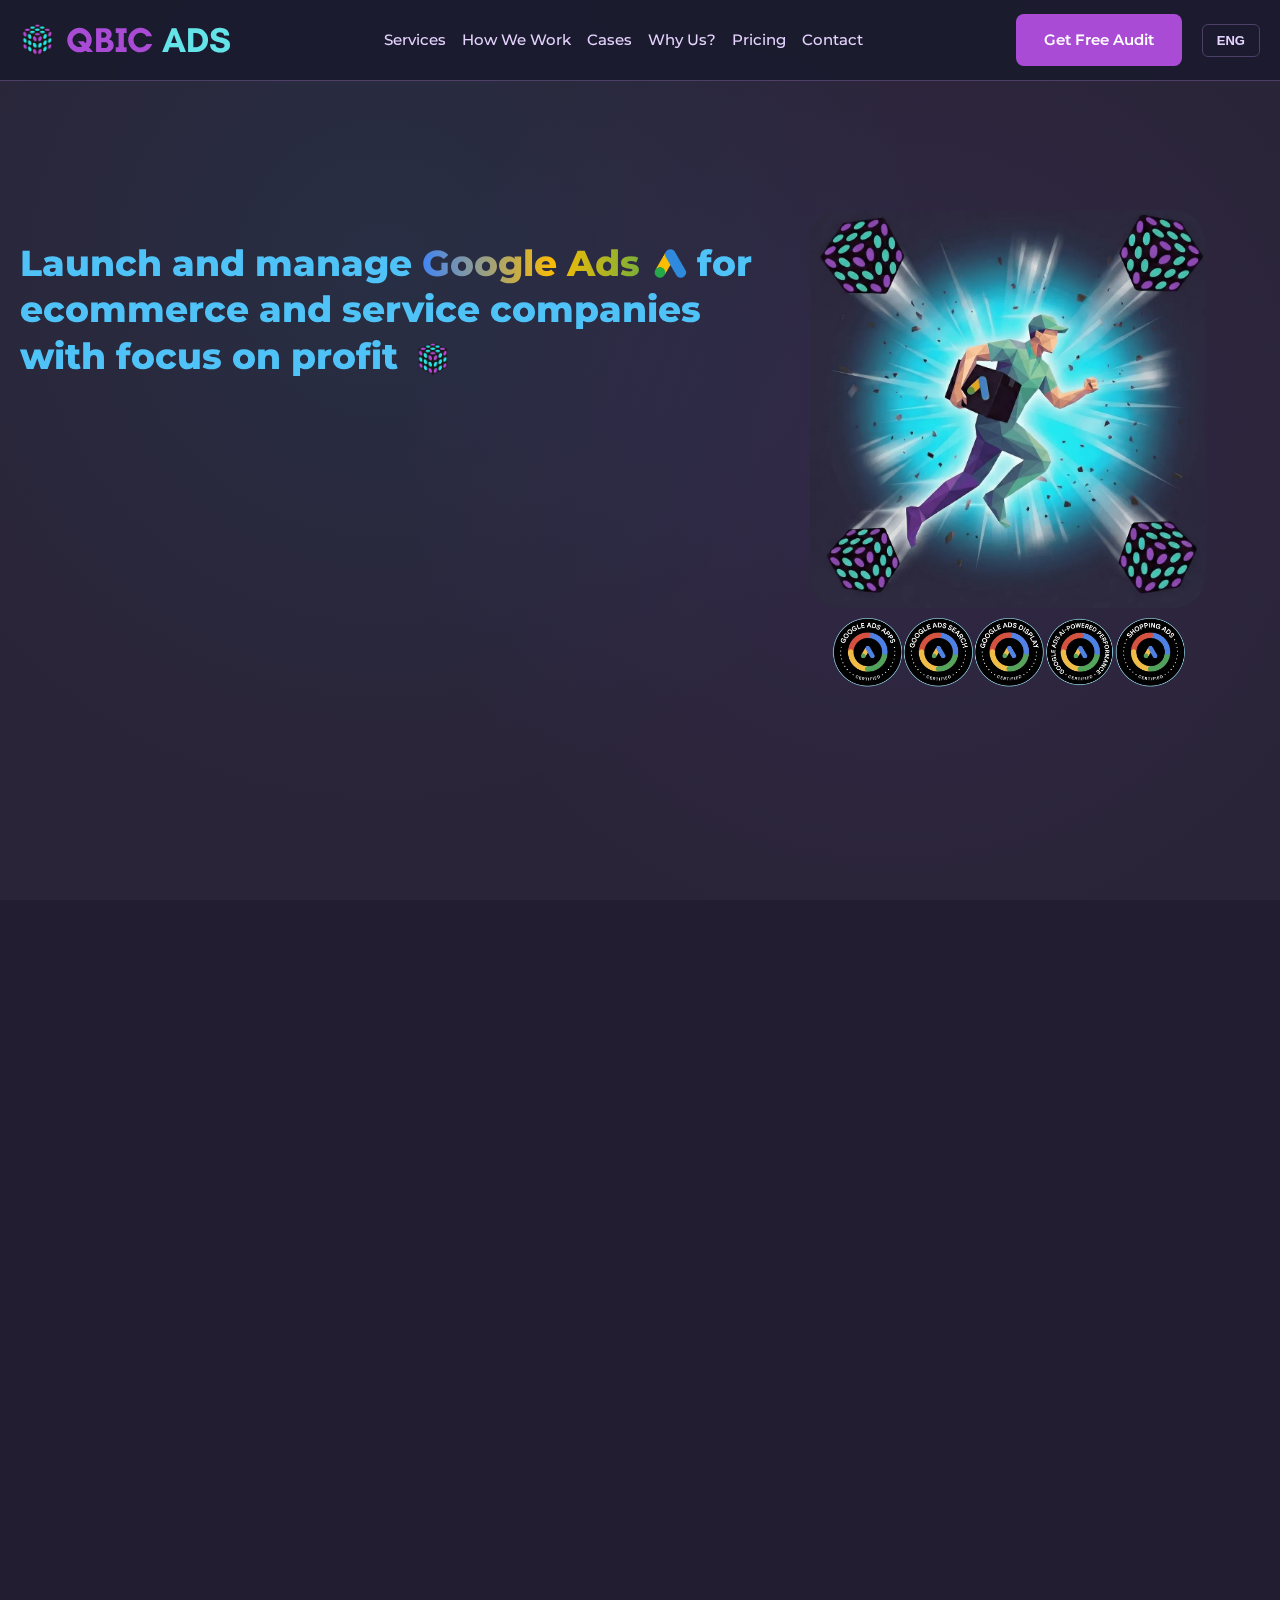
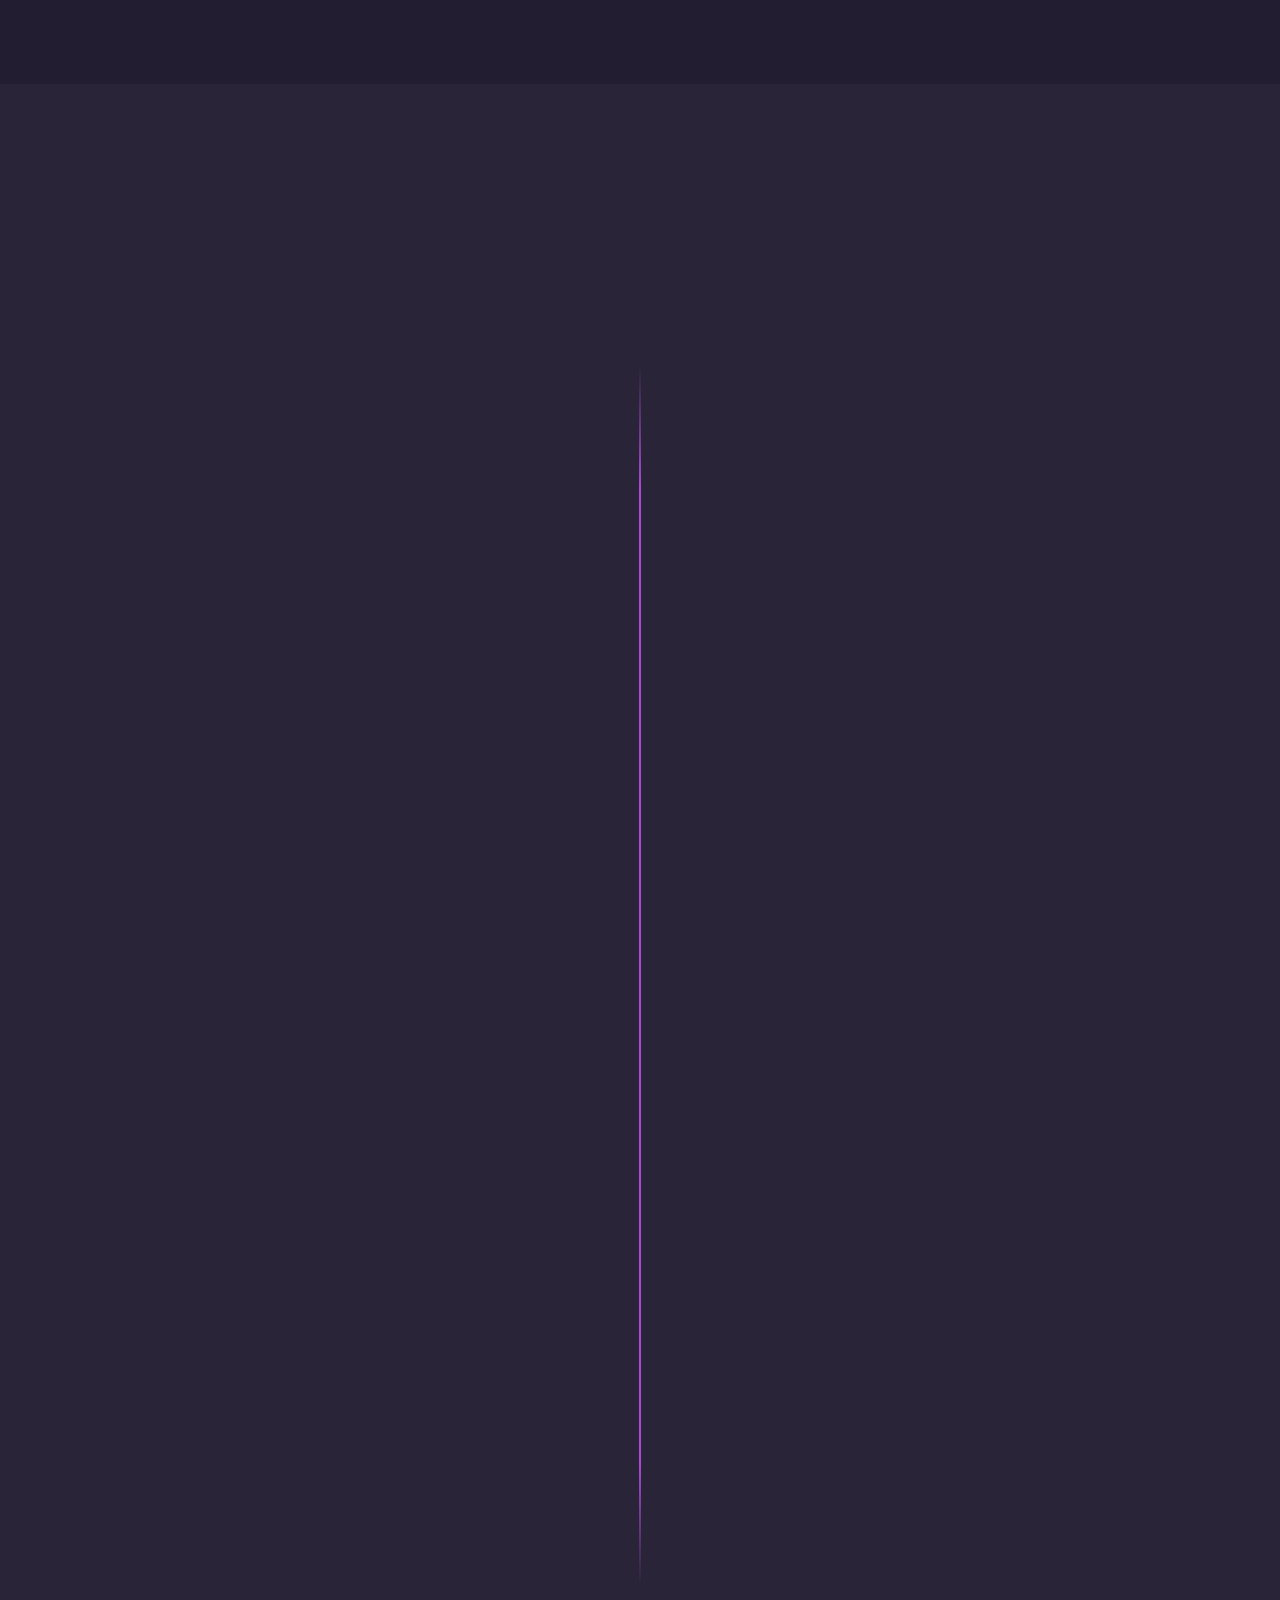
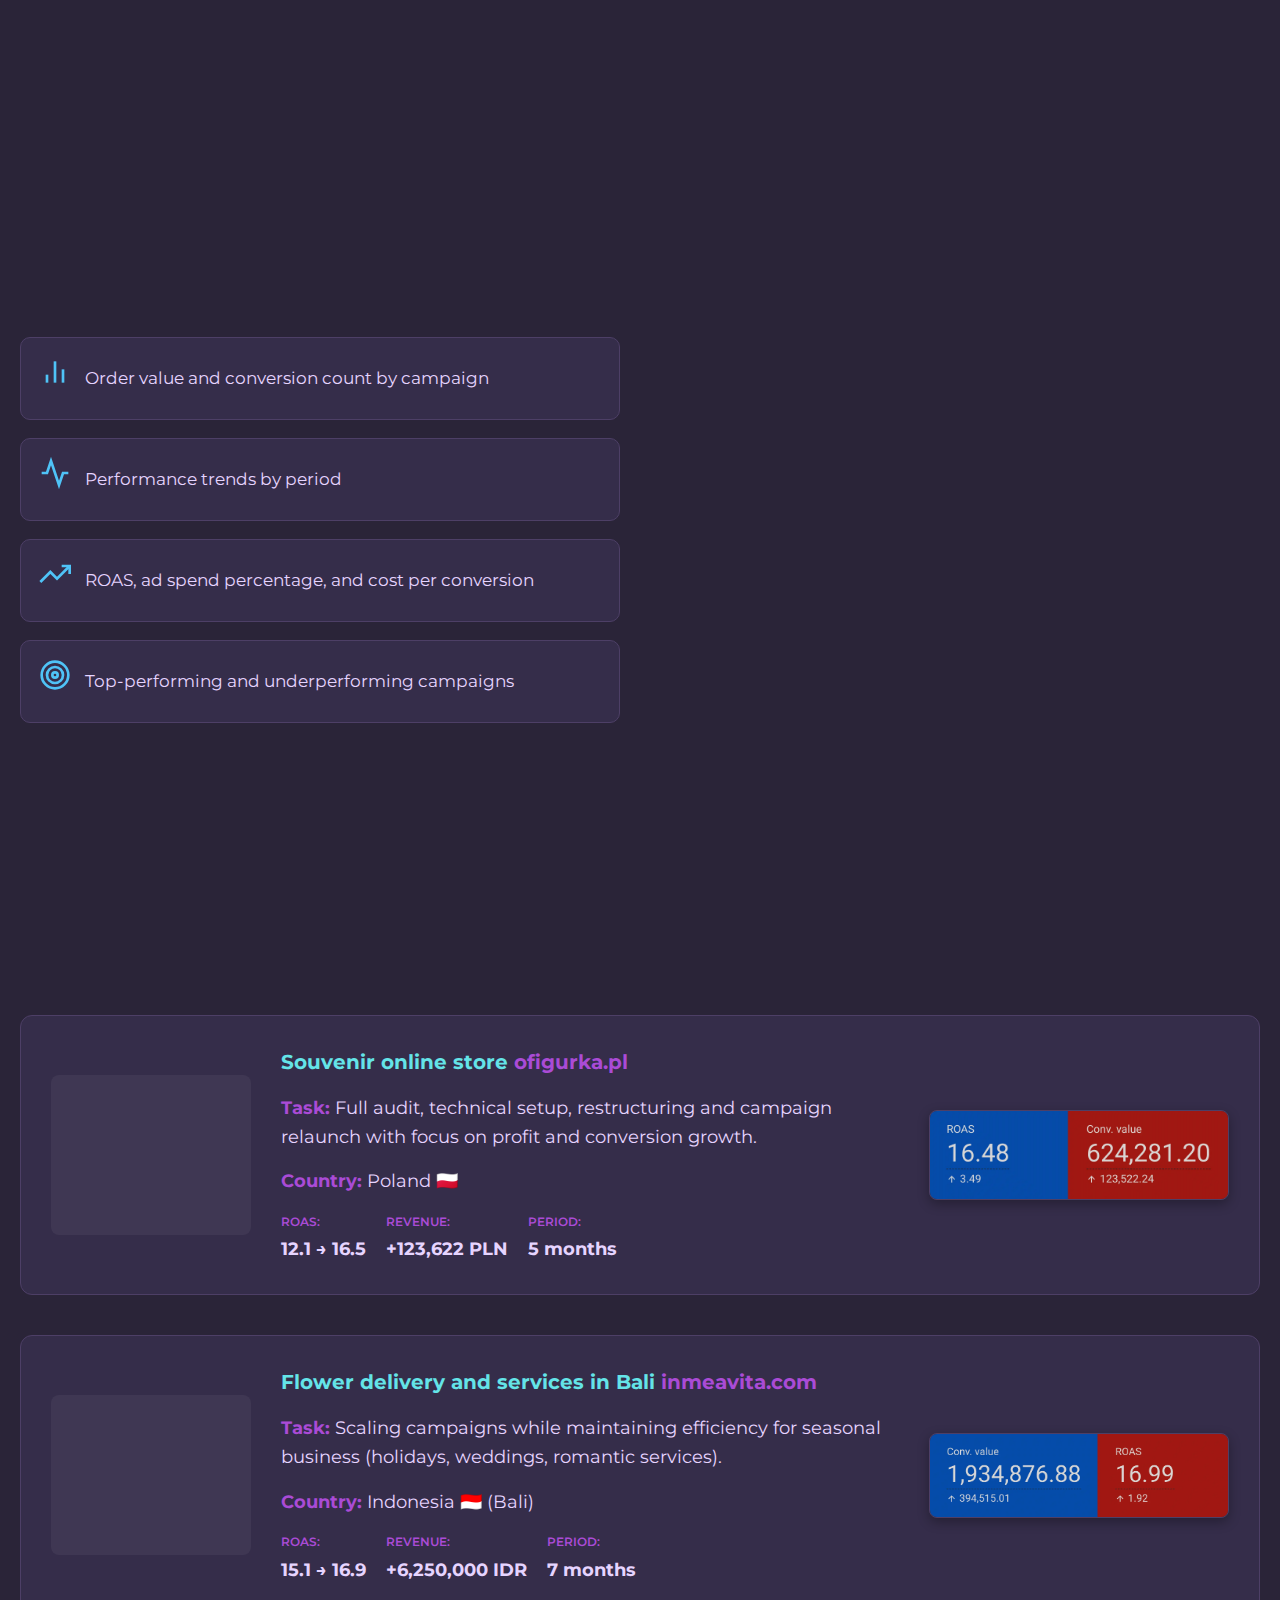
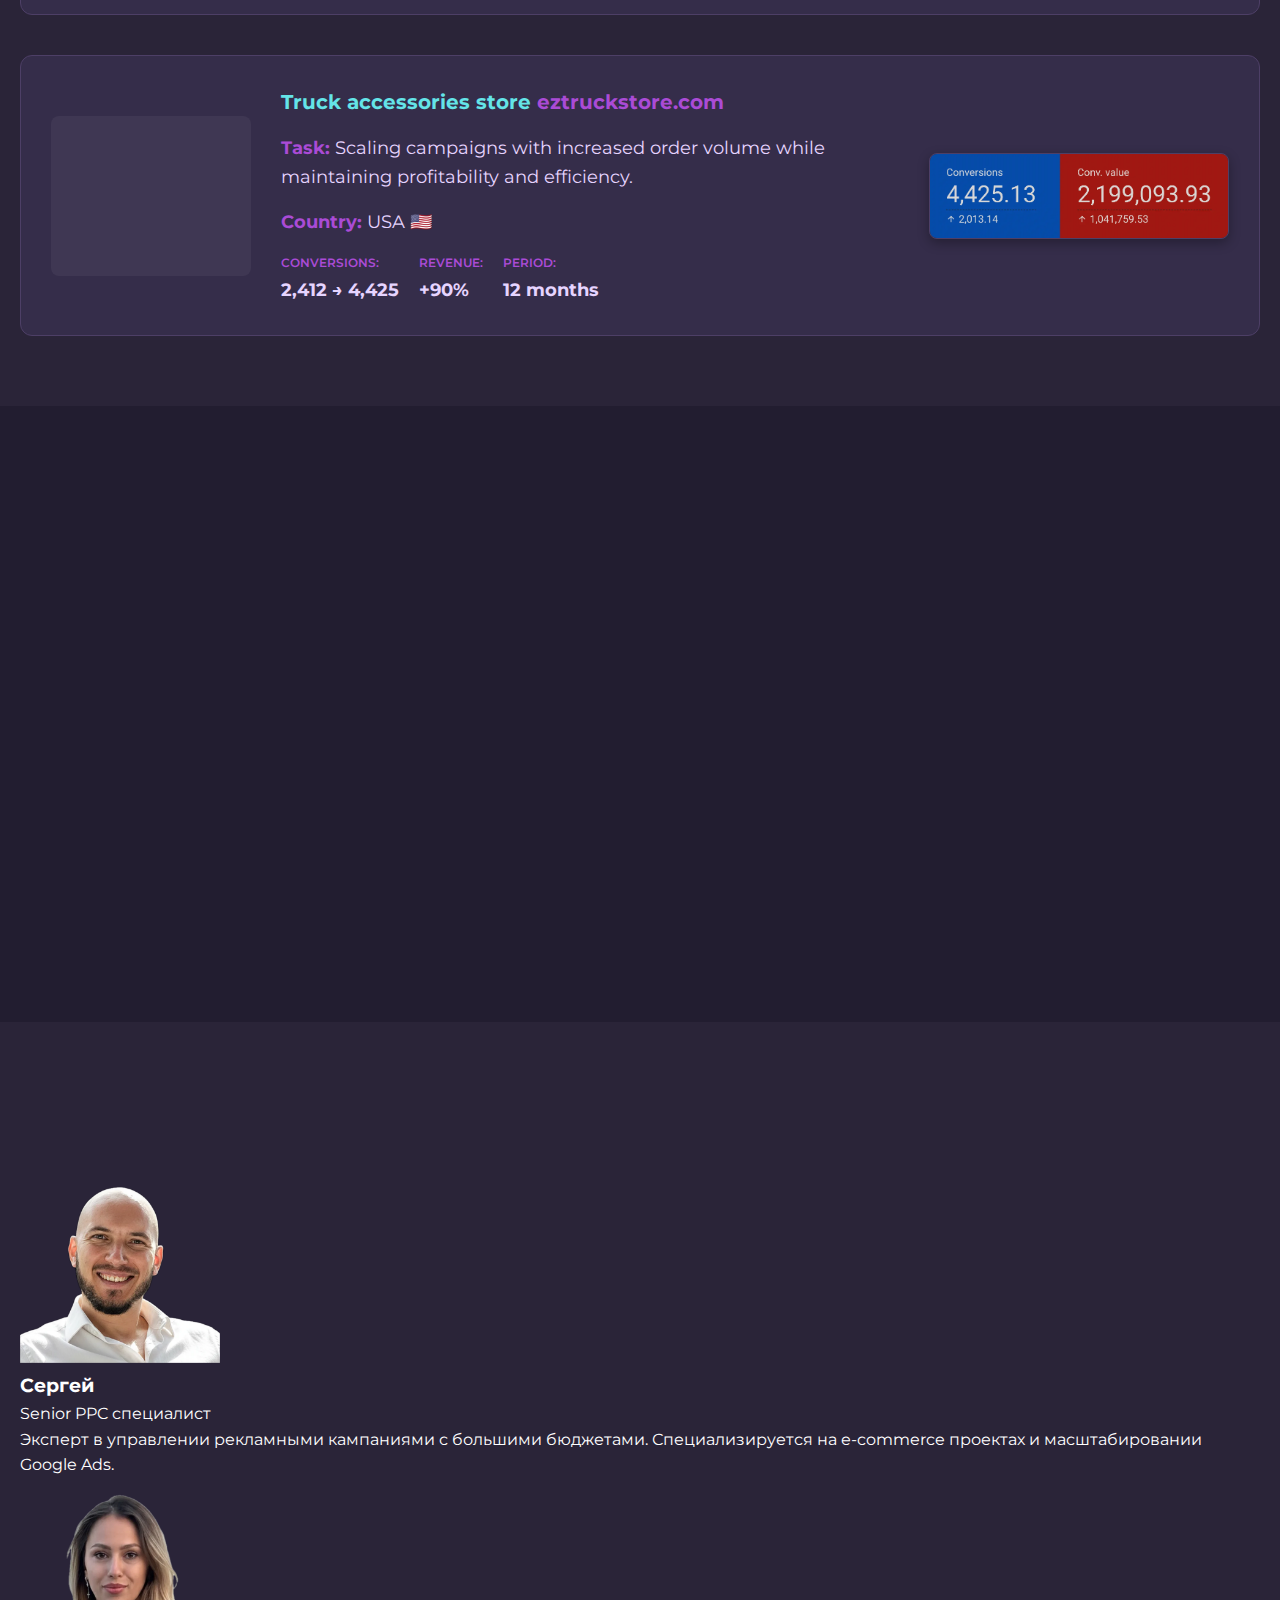
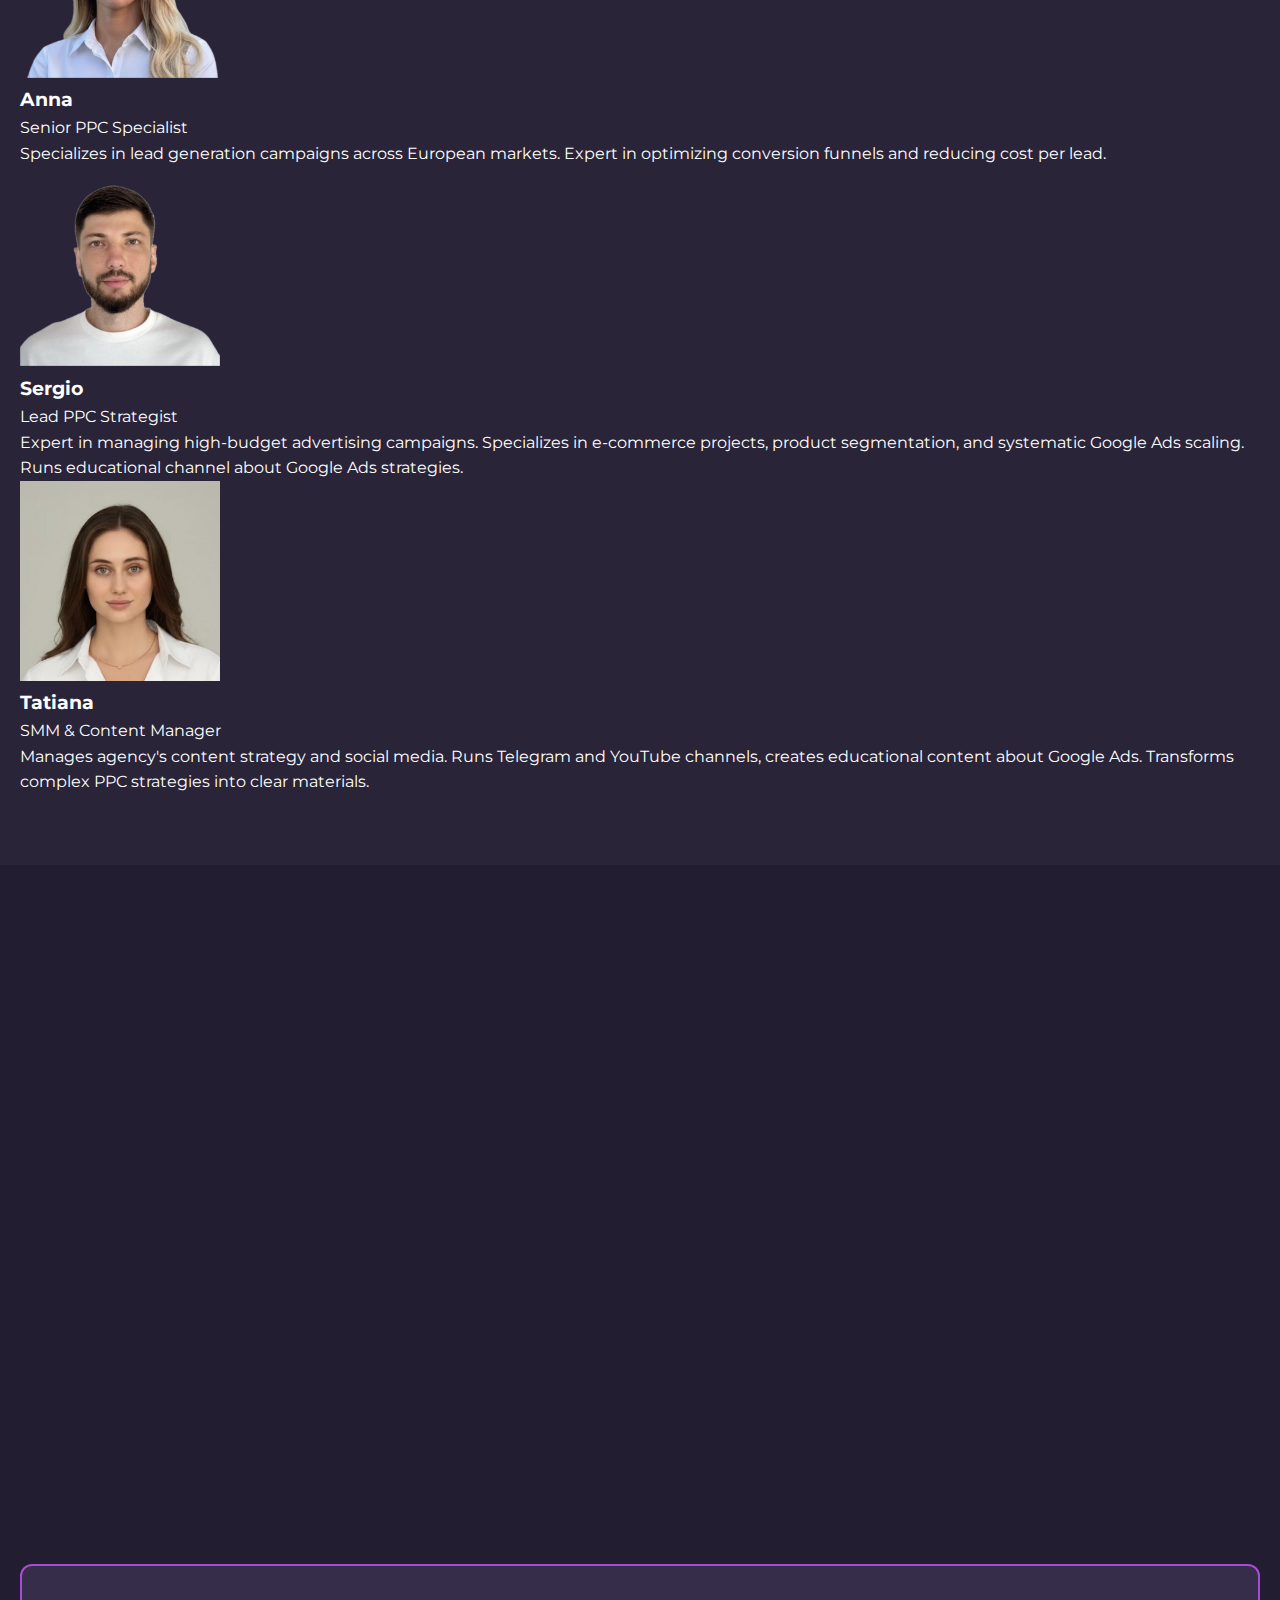
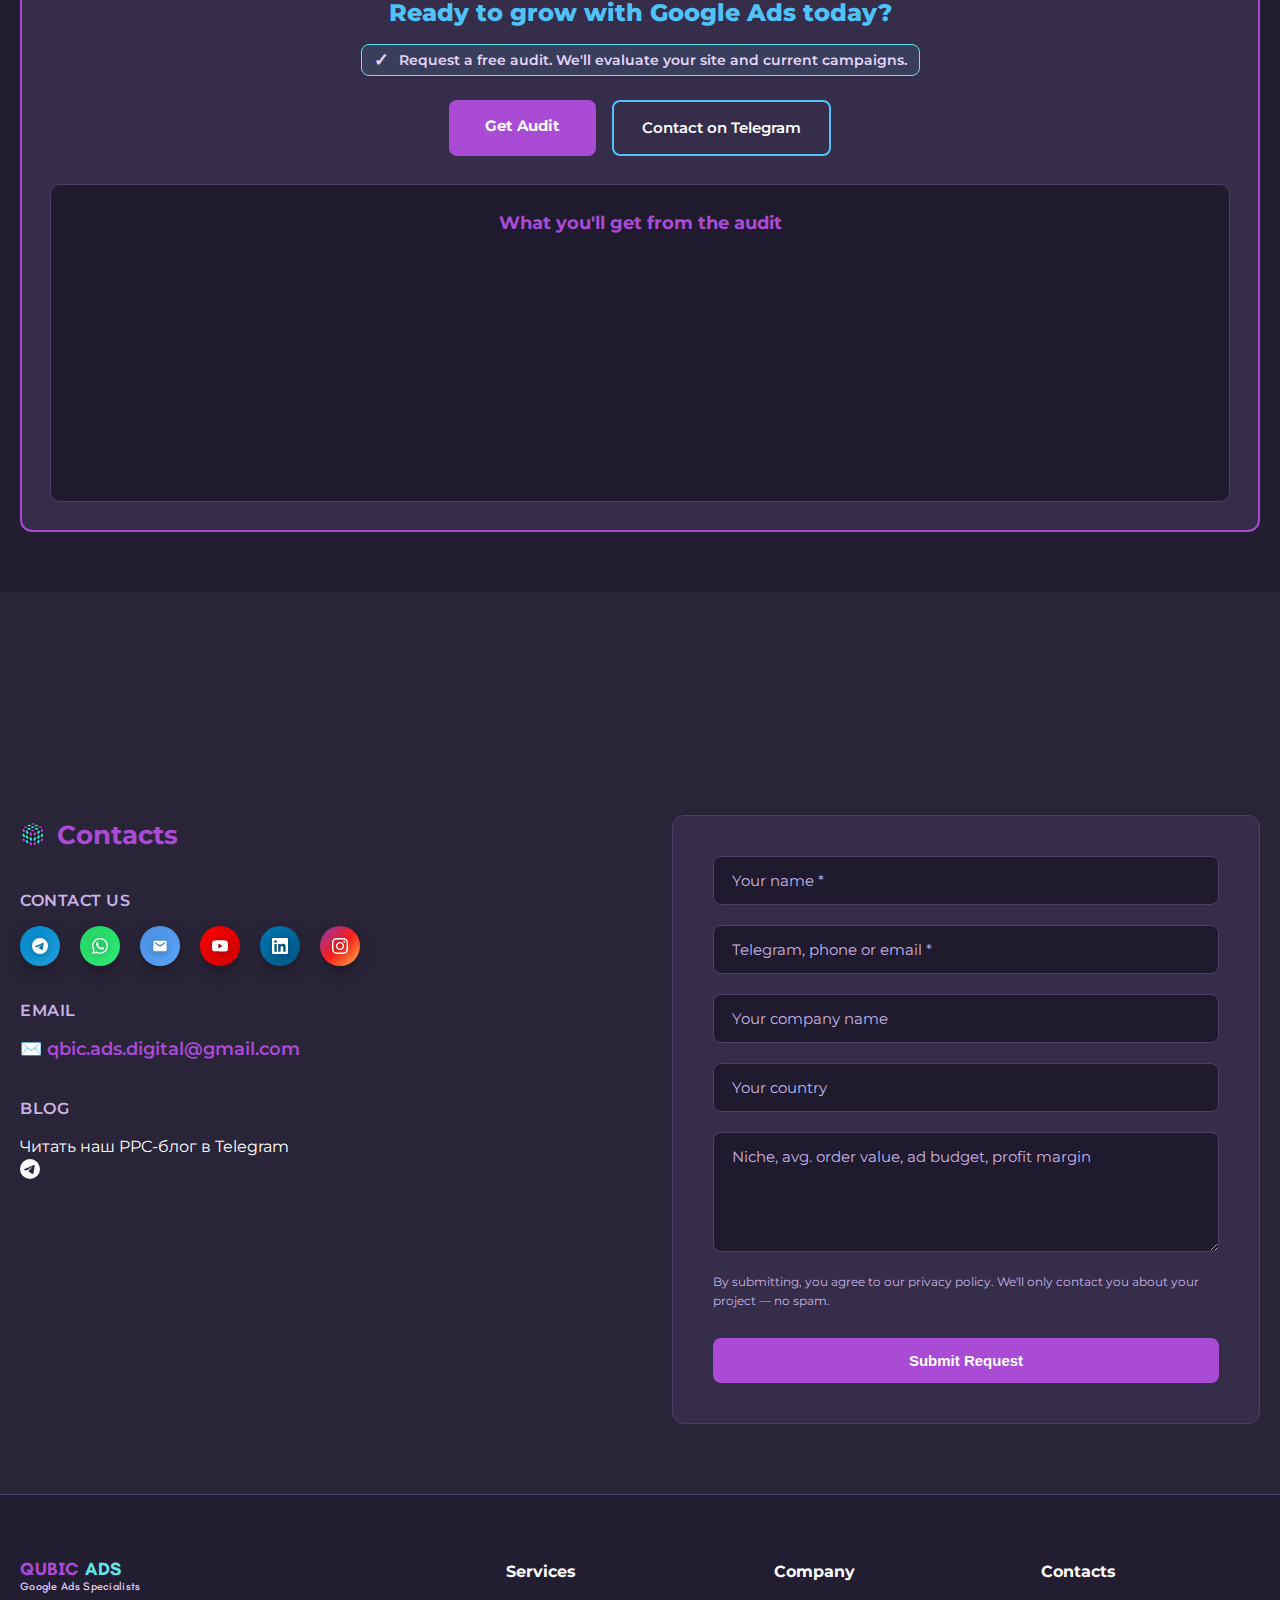
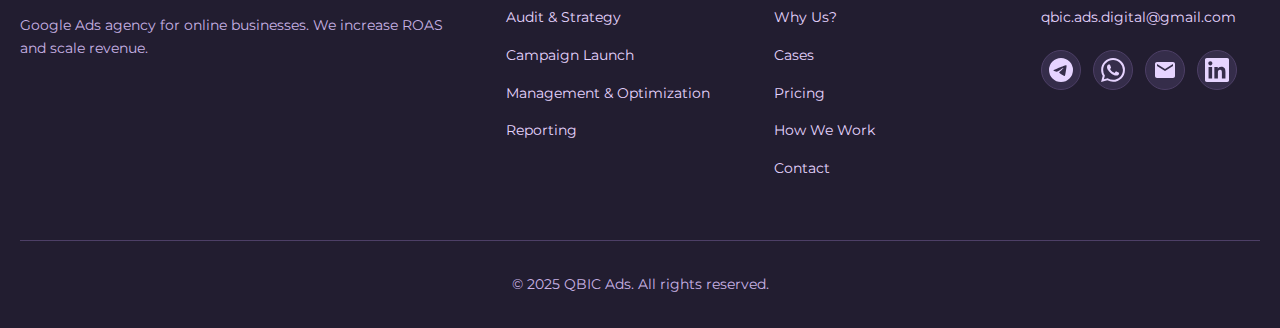
<file: index.html>
<!DOCTYPE html>
<html lang="en">
<head>
    <meta charset="UTF-8">
    <meta name="viewport" content="width=device-width, initial-scale=1.0">
    <title>Qbic Ads - Google Ads Specialists</title>
    <meta name="description" content="Professional Google Ads management for e-commerce. We increase ROAS and reduce conversion costs.">
    <link rel="icon" type="image/webp" href="images/cube.webp">

    <!-- Critical CSS inline for faster LCP -->
    <style>
        body{margin:0;padding:0;background:#2a2438;color:#fff;font-family:system-ui,-apple-system,sans-serif;overflow-x:hidden}
        .hero-visual{position:relative;max-width:100%}
        .hero-post,.hero-badges{display:block;max-width:100%;height:auto}
        .hero-post-wrapper,.hero-badges-wrapper{display:block}
        picture{display:block}
        img{image-rendering:-webkit-optimize-contrast}
    </style>

    <!-- Preload CSS -->
    <link rel="preload" href="style.min.css?v=149" as="style">

    <!-- Preload LCP image for mobile -->
    <link rel="preload" href="images/badges-mobile.webp?v=3" as="image" media="(max-width: 768px)" fetchpriority="high">

    <!-- Preconnect to Google Fonts -->
    <link rel="preconnect" href="https://fonts.googleapis.com">
    <link rel="preconnect" href="https://fonts.gstatic.com" crossorigin>

    <!-- Async load Google Fonts (non-blocking) -->
    <link href="https://fonts.googleapis.com/css2?family=Montserrat:wght@400;500;600;700;800&family=Teachers:wght@400;500;600;700;800&display=swap" rel="stylesheet" media="print" onload="this.media='all'">
    <noscript><link href="https://fonts.googleapis.com/css2?family=Montserrat:wght@400;500;600;700;800&family=Teachers:wght@400;500;600;700;800&display=swap" rel="stylesheet"></noscript>

    <link rel="stylesheet" href="style.min.css?v=149">
</head>
<body>
    <!-- Google Tag Manager - deferred load -->
    <script>
    window.addEventListener('load', function() {
        (function(w,d,s,l,i){w[l]=w[l]||[];w[l].push({'gtm.start':
        new Date().getTime(),event:'gtm.js'});var f=d.getElementsByTagName(s)[0],
        j=d.createElement(s),dl=l!='dataLayer'?'&l='+l:'';j.async=true;j.src=
        'https://www.googletagmanager.com/gtm.js?id='+i+dl;f.parentNode.insertBefore(j,f);
        })(window,document,'script','dataLayer','GTM-K42ZX5LH');
    });
    </script>
    <!-- End Google Tag Manager -->

    <!-- Google Tag Manager (noscript) -->
    <noscript><iframe src="https://www.googletagmanager.com/ns.html?id=GTM-K42ZX5LH"
    height="0" width="0" style="display:none;visibility:hidden"></iframe></noscript>
    <!-- End Google Tag Manager (noscript) -->

    <!-- Progress Bar -->
    <div class="progress-bar" id="progressBar"></div>

    <!-- Fixed Floating Buttons -->
    <div class="floating-buttons">
        <button type="button" class="floating-btn scroll-top hidden" aria-label="Scroll to top">
            <svg width="24" height="24" viewBox="0 0 24 24" fill="none" stroke="currentColor" stroke-width="2">
                <path d="M12 19V5M5 12l7-7 7 7"/>
            </svg>
        </button>
        <a href="https://wa.me/40758397632" target="_blank" class="floating-btn whatsapp" aria-label="WhatsApp">
            <svg width="24" height="24" viewBox="0 0 24 24" fill="currentColor">
                <path d="M17.472 14.382c-.297-.149-1.758-.867-2.03-.967-.273-.099-.471-.148-.67.15-.197.297-.767.966-.94 1.164-.173.199-.347.223-.644.075-.297-.15-1.255-.463-2.39-1.475-.883-.788-1.48-1.761-1.653-2.059-.173-.297-.018-.458.13-.606.134-.133.298-.347.446-.52.149-.174.198-.298.298-.497.099-.198.05-.371-.025-.52-.075-.149-.669-1.612-.916-2.207-.242-.579-.487-.5-.669-.51-.173-.008-.371-.01-.57-.01-.198 0-.52.074-.792.372-.272.297-1.04 1.016-1.04 2.479 0 1.462 1.065 2.875 1.213 3.074.149.198 2.096 3.2 5.077 4.487.709.306 1.262.489 1.694.625.712.227 1.36.195 1.871.118.571-.085 1.758-.719 2.006-1.413.248-.694.248-1.289.173-1.413-.074-.124-.272-.198-.57-.347m-5.421 7.403h-.004a9.87 9.87 0 01-5.031-1.378l-.361-.214-3.741.982.998-3.648-.235-.374a9.86 9.86 0 01-1.51-5.26c.001-5.45 4.436-9.884 9.888-9.884 2.64 0 5.122 1.03 6.988 2.898a9.825 9.825 0 012.893 6.994c-.003 5.45-4.437 9.884-9.885 9.884m8.413-18.297A11.815 11.815 0 0012.05 0C5.495 0 .16 5.335.157 11.892c0 2.096.547 4.142 1.588 5.945L.057 24l6.305-1.654a11.882 11.882 0 005.683 1.448h.005c6.554 0 11.89-5.335 11.893-11.893a11.821 11.821 0 00-3.48-8.413Z"/>
            </svg>
        </a>
        <a href="https://t.me/sergikppc" target="_blank" class="floating-btn telegram" aria-label="Telegram">
            <svg width="24" height="24" viewBox="0 0 24 24" fill="currentColor">
                <path d="M11.944 0A12 12 0 0 0 0 12a12 12 0 0 0 12 12 12 12 0 0 0 12-12A12 12 0 0 0 12 0a12 12 0 0 0-.056 0zm4.962 7.224c.1-.002.321.023.465.14a.506.506 0 0 1 .171.325c.016.093.036.306.02.472-.18 1.898-.962 6.502-1.36 8.627-.168.9-.499 1.201-.82 1.23-.696.065-1.225-.46-1.9-.902-1.056-.693-1.653-1.124-2.678-1.8-1.185-.78-.417-1.21.258-1.91.177-.184 3.247-2.977 3.307-3.23.007-.032.014-.15-.056-.212s-.174-.041-.249-.024c-.106.024-1.793 1.14-5.061 3.345-.48.33-.913.49-1.302.48-.428-.008-1.252-.241-1.865-.44-.752-.245-1.349-.374-1.297-.789.027-.216.325-.437.893-.663 3.498-1.524 5.83-2.529 6.998-3.014 3.332-1.386 4.025-1.627 4.476-1.635z"/>
            </svg>
        </a>
    </div>

    <!-- Falling Cubes Animation -->
    <div class="falling-cubes">
        <img src="images/cube.webp" alt="" class="falling-cube cube-1" width="148" height="154">
        <img src="images/cube.webp" alt="" class="falling-cube cube-2" width="148" height="154">
        <img src="images/cube.webp" alt="" class="falling-cube cube-3" width="148" height="154">
        <img src="images/cube.webp" alt="" class="falling-cube cube-4" width="148" height="154">
    </div>

    <!-- Header -->
    <header class="header" id="top">
        <div class="container">
            <div class="header-content">
                <div class="logo">
                    <a href="/" class="logo-link">
                        <img src="images/cube.webp" alt="QUBIC ADS Logo" class="logo-img" width="148" height="154">
                        <span class="logo-text-header"><span class="logo-qbic-header">QBIC</span> <span class="logo-ads-header">ADS</span></span>
                    </a>
                </div>
                <nav class="nav">
                    <a href="#services" class="nav-link" data-i18n="nav.services">Услуги</a>
                    <a href="#process" class="nav-link" data-i18n="nav.process">Как мы работаем</a>
                    <a href="#cases" class="nav-link" data-i18n="nav.cases">Кейсы</a>
                    <a href="#benefits" class="nav-link" data-i18n="nav.benefits">Почему мы?</a>
                    <a href="#pricing" class="nav-link" data-i18n="nav.pricing">Тарифы</a>
                    <a href="#contact" class="nav-link" data-i18n="nav.contact">Контакты</a>
                </nav>
                <div class="header-right">
                    <a href="#contact" class="btn btn-header" data-i18n="header.cta">Получить бесплатный аудит</a>
                    <div class="lang-switcher">
                        <button class="lang-btn active">ENG</button>
                        <div class="lang-dropdown">
                            <button class="lang-option" data-lang="ru">RU</button>
                            <button class="lang-option" data-lang="en">ENG</button>
                            <button class="lang-option" data-lang="ua">UA</button>
                        </div>
                    </div>
                </div>
                <button class="mobile-menu-btn" aria-label="Menu">
                    <span></span>
                    <span></span>
                    <span></span>
                </button>
            </div>
        </div>
    </header>

    <!-- Hero Section -->
    <section class="hero">
        <div class="container">
            <div class="hero-grid">
                <div class="hero-content">
                    <h1 class="hero-title" data-i18n="hero.title">
                        <span class="hero-text-blue">Запускаем и ведем</span> <span class="highlight-google">Google Ads <img src="images/googleads.webp" alt="Google Ads" class="google-ads-icon" width="108" height="108"></span> <span class="hero-text-blue">для ecommerce и сервисных компаний с фокусом на прибыль</span> <img src="images/cube.webp" alt="" class="hero-title-cube" width="148" height="154">
                    </h1>
                    <p class="hero-subtitle" data-i18n="hero.subtitle">
                        Полный цикл Google Ads для ecommerce в Европе и США.<br>От стратегии до масштабирования — под ключ.
                    </p>
                    <div class="hero-badge">
                        <span class="badge-icon">✓</span>
                        <span data-i18n="hero.badge">Без долгих договоров — ежемесячная оплата, прозрачная отчетность.</span>
                    </div>
                    <div class="hero-buttons">
                        <a href="#contact" class="btn btn-primary" data-i18n="hero.cta1">Получить аудит</a>
                        <a href="https://t.me/sergikppc" target="_blank" class="btn btn-outline-telegram">
                            <svg width="20" height="20" viewBox="0 0 24 24" fill="currentColor">
                                <path d="M11.944 0A12 12 0 0 0 0 12a12 12 0 0 0 12 12 12 12 0 0 0 12-12A12 12 0 0 0 12 0a12 12 0 0 0-.056 0zm4.962 7.224c.1-.002.321.023.465.14a.506.506 0 0 1 .171.325c.016.093.036.306.02.472-.18 1.898-.962 6.502-1.36 8.627-.168.9-.499 1.201-.82 1.23-.696.065-1.225-.46-1.9-.902-1.056-.693-1.653-1.124-2.678-1.8-1.185-.78-.417-1.21.258-1.91.177-.184 3.247-2.977 3.307-3.23.007-.032.014-.15-.056-.212s-.174-.041-.249-.024c-.106.024-1.793 1.14-5.061 3.345-.48.33-.913.49-1.302.48-.428-.008-1.252-.241-1.865-.44-.752-.245-1.349-.374-1.297-.789.027-.216.325-.437.893-.663 3.498-1.524 5.83-2.529 6.998-3.014 3.332-1.386 4.025-1.627 4.476-1.635z"/>
                            </svg>
                            <span data-i18n="hero.cta2">Telegram</span>
                        </a>
                    </div>
                </div>
                <div class="hero-right">
                    <div class="hero-visual">
                        <picture class="hero-post-wrapper">
                            <source media="(max-width: 768px)" srcset="images/post-mobile.webp?v=3">
                            <source media="(min-width: 769px)" srcset="images/post.webp?v=3">
                            <img src="images/post.webp?v=3" alt="Google Ads Dashboard" class="hero-post" width="1096" height="1104" decoding="async">
                        </picture>
                        <div class="badges-section">
                            <picture class="hero-badges-wrapper">
                                <source media="(max-width: 768px)" srcset="images/badges-mobile.webp?v=3">
                                <source media="(min-width: 769px)" srcset="images/badges.webp?v=3">
                                <img src="images/badges.webp?v=3" alt="Google Ads Certifications" class="hero-badges" width="1330" height="263" fetchpriority="high" decoding="async">
                            </picture>
                        </div>
                    </div>
                </div>
            </div>
        </div>
        <div class="hero-background"></div>
    </section>

    <!-- Services Section -->
    <section id="services" class="services">
        <div class="container">
            <h2 class="section-title" data-i18n="services.title">
                <img src="images/cube.webp" alt="" class="section-title-icon" width="148" height="154">
                Наши услуги
            </h2>
            <p class="section-subtitle section-subtitle-framed" data-i18n="services.subtitle">
                <span class="subtitle-check">✓</span>
                Полный цикл управления Google Ads для вашего бизнеса
            </p>

            <div class="services-grid">
                <div class="service-card">
                    <div class="service-header">
                        <div class="service-icon">
                            <svg width="40" height="40" viewBox="0 0 48 48" fill="none">
                                <path d="M14 24l6 6 14-14M40 14v26H8V8h26" stroke="#00d4ff" stroke-width="2.5" stroke-linecap="round" stroke-linejoin="round"/>
                            </svg>
                        </div>
                        <h3 class="service-title" data-i18n="service1.title">Аудит рекламных кампаний</h3>
                    </div>
                    <p class="service-description" data-i18n="service1.desc">Детальный анализ кампаний с рекомендациями по улучшению.</p>
                </div>

                <div class="service-card">
                    <div class="service-header">
                        <div class="service-icon">
                            <svg width="40" height="40" viewBox="0 0 48 48" fill="none">
                                <path d="M24 8v8M24 32v8M8 24h8M32 24h8" stroke="#00d4ff" stroke-width="2" stroke-linecap="round"/>
                                <circle cx="24" cy="24" r="8" stroke="#00d4ff" stroke-width="2"/>
                            </svg>
                        </div>
                        <h3 class="service-title" data-i18n="service2.title">Техническая настройка</h3>
                    </div>
                    <p class="service-description" data-i18n="service2.desc">Настройка GA4, GTM и Merchant Center для точного отслеживания всех конверсий.</p>
                </div>

                <div class="service-card">
                    <div class="service-header">
                        <div class="service-icon">
                            <svg width="40" height="40" viewBox="0 0 48 48" fill="none">
                                <path d="M28 6L14 26h10l-6 16 14-20H22l6-16z" stroke="#00d4ff" stroke-width="2.5" stroke-linecap="round" stroke-linejoin="round"/>
                            </svg>
                        </div>
                        <h3 class="service-title" data-i18n="service3.title">Запуск Google Ads</h3>
                    </div>
                    <p class="service-description" data-i18n="service3.desc">Создание Performance Max, Shopping, Search и Display кампаний под ключ.</p>
                </div>

                <div class="service-card">
                    <div class="service-header">
                        <div class="service-icon">
                            <svg width="40" height="40" viewBox="0 0 48 48" fill="none">
                                <rect x="8" y="16" width="32" height="20" rx="2" stroke="#00d4ff" stroke-width="2"/>
                                <path d="M16 12v8M24 12v8M32 12v8" stroke="#00d4ff" stroke-width="2" stroke-linecap="round"/>
                            </svg>
                        </div>
                        <h3 class="service-title" data-i18n="service4.title">Ведение и оптимизация</h3>
                    </div>
                    <p class="service-description" data-i18n="service4.desc">Ежедневный мониторинг и оптимизация работы кампаний.</p>
                </div>

                <div class="service-card">
                    <div class="service-header">
                        <div class="service-icon">
                            <svg width="40" height="40" viewBox="0 0 48 48" fill="none">
                                <path d="M6 8h36v32H6zM14 20v12M24 16v16M34 24v8" stroke="#00d4ff" stroke-width="2.5" stroke-linecap="round" stroke-linejoin="round"/>
                            </svg>
                        </div>
                        <h3 class="service-title" data-i18n="service5.title">Аналитика и отчётность</h3>
                    </div>
                    <p class="service-description" data-i18n="service5.desc">Еженедельные интерактивные отчёты в Google Looker Studio с детализацией по метрикам.</p>
                </div>

                <div class="service-card">
                    <div class="service-header">
                        <div class="service-icon">
                            <svg width="40" height="40" viewBox="0 0 48 48" fill="none">
                                <path d="M24 24L24 8M24 8L18 14M24 8L30 14M24 24L38 14M38 14L32 16M38 14L36 20M24 24L38 34M38 34L36 28M38 34L32 32M24 24L24 40M24 40L30 34M24 40L18 34M24 24L10 34M10 34L16 32M10 34L12 28M24 24L10 14M10 14L12 20M10 14L16 16" stroke="#00d4ff" stroke-width="2.5" stroke-linecap="round" stroke-linejoin="round"/>
                            </svg>
                        </div>
                        <h3 class="service-title" data-i18n="service6.title">Стратегия масштабирования</h3>
                    </div>
                    <p class="service-description" data-i18n="service6.desc">План роста бюджета без потери эффективности. Тестирование новых форматов.</p>
                </div>
            </div>
        </div>
    </section>

    <!-- Process Section -->
    <section id="process" class="process">
        <div class="container">
            <h2 class="section-title" data-i18n="process.title">
                <img src="images/cube.webp" alt="" class="section-title-icon" width="148" height="154">
                Как мы работаем
            </h2>
            <p class="section-subtitle section-subtitle-framed" data-i18n="process.subtitle">
                <span class="subtitle-check">✓</span>
                Понятный процесс на каждом этапе
            </p>

            <div class="process-steps">
                <div class="process-step">
                    <div class="process-number">01</div>
                    <div class="process-content process-content-with-image">
                        <div class="process-image">
                            <img src="images/analys.webp" alt="Analysis" class="process-img" loading="lazy" width="414" height="226">
                        </div>
                        <div class="process-text">
                            <h3 class="process-title" data-i18n="process1.title">Анализ</h3>
                            <p class="process-description" data-i18n="process1.desc">Изучаем ваш бизнес, аудиторию и конкурентов.</p>
                        </div>
                    </div>
                </div>

                <div class="process-step">
                    <div class="process-number">02</div>
                    <div class="process-content process-content-with-image">
                        <div class="process-image">
                            <img src="images/planning.webp" alt="Planning" class="process-img" loading="lazy" width="414" height="226">
                        </div>
                        <div class="process-text">
                            <h3 class="process-title" data-i18n="process2.title">Планирование</h3>
                            <p class="process-description" data-i18n="process2.desc">Разрабатываем стратегию, определяем KPI и бюджеты.</p>
                        </div>
                    </div>
                </div>

                <div class="process-step">
                    <div class="process-number">03</div>
                    <div class="process-content process-content-with-image">
                        <div class="process-image">
                            <img src="images/start.webp" alt="Start" class="process-img" loading="lazy" width="414" height="226">
                        </div>
                        <div class="process-text">
                            <h3 class="process-title" data-i18n="process3.title">Запуск</h3>
                            <p class="process-description" data-i18n="process3.desc">Создаем кампании, настраиваем GA4, GTM, Merchant Center.</p>
                        </div>
                    </div>
                </div>

                <div class="process-step">
                    <div class="process-number">04</div>
                    <div class="process-content process-content-with-image">
                        <div class="process-image">
                            <img src="images/optimization.webp" alt="Optimization" class="process-img" loading="lazy" width="414" height="226">
                        </div>
                        <div class="process-text">
                            <h3 class="process-title" data-i18n="process4.title">Оптимизация</h3>
                            <p class="process-description" data-i18n="process4.desc">A/B тесты, сегментация аудиторий и оптимизация ставок.</p>
                        </div>
                    </div>
                </div>

                <div class="process-step">
                    <div class="process-number">05</div>
                    <div class="process-content process-content-with-image">
                        <div class="process-image">
                            <img src="images/reporting.webp" alt="Reporting" class="process-img" loading="lazy" width="414" height="226">
                        </div>
                        <div class="process-text">
                            <h3 class="process-title" data-i18n="process5.title">Отчетность</h3>
                            <p class="process-description" data-i18n="process5.desc">Визуальные отчеты в Looker Studio с детализацией по метрикам.</p>
                        </div>
                    </div>
                </div>

                <div class="process-step">
                    <div class="process-number">06</div>
                    <div class="process-content process-content-with-image">
                        <div class="process-image">
                            <img src="images/scale.webp" alt="Scaling" class="process-img" loading="lazy" width="414" height="226">
                        </div>
                        <div class="process-text">
                            <h3 class="process-title" data-i18n="process6.title">Масштабирование</h3>
                            <p class="process-description" data-i18n="process6.desc">Масштабируем успешные кампании без потери эффективности.</p>
                        </div>
                    </div>
                </div>
            </div>
        </div>
    </section>

    <!-- Reports Section -->
    <section id="reports" class="reports">
        <div class="container">
            <h2 class="section-title" data-i18n="reports.title">
                <img src="images/cube.webp" alt="" class="section-title-icon" width="148" height="154">
                Прозрачная отчётность
            </h2>
            <p class="section-subtitle section-subtitle-framed" data-i18n="reports.subtitle">
                <span class="subtitle-check">✓</span>
                Интерактивные отчёты в Google Looker Studio
            </p>

            <div class="reports-content">
                <div class="reports-features">
                    <!-- 1. Общие цифры -->
                    <div class="report-feature">
                        <div class="feature-icon">
                            <svg width="32" height="32" viewBox="0 0 24 24" fill="none" stroke="currentColor" stroke-width="2">
                                <line x1="18" y1="20" x2="18" y2="10"/>
                                <line x1="12" y1="20" x2="12" y2="4"/>
                                <line x1="6" y1="20" x2="6" y2="14"/>
                            </svg>
                        </div>
                        <p data-i18n="reports.feature1">Сумма заказов и количество конверсий по кампаниям</p>
                    </div>
                    <!-- 2. Тренды -->
                    <div class="report-feature">
                        <div class="feature-icon">
                            <svg width="32" height="32" viewBox="0 0 24 24" fill="none" stroke="currentColor" stroke-width="2">
                                <polyline points="22 12 18 12 15 21 9 3 6 12 2 12"/>
                            </svg>
                        </div>
                        <p data-i18n="reports.feature2">Динамика метрик по периодам</p>
                    </div>
                    <!-- 3. Эффективность -->
                    <div class="report-feature">
                        <div class="feature-icon">
                            <svg width="32" height="32" viewBox="0 0 24 24" fill="none" stroke="currentColor" stroke-width="2">
                                <polyline points="23 6 13.5 15.5 8.5 10.5 1 18"/>
                                <polyline points="17 6 23 6 23 12"/>
                            </svg>
                        </div>
                        <p data-i18n="reports.feature3">ROAS, доля рекламных расходов и цена за конверсию</p>
                    </div>
                    <!-- 4. Детализация -->
                    <div class="report-feature">
                        <div class="feature-icon">
                            <svg width="32" height="32" viewBox="0 0 24 24" fill="none" stroke="currentColor" stroke-width="2">
                                <circle cx="12" cy="12" r="10"/>
                                <circle cx="12" cy="12" r="6"/>
                                <circle cx="12" cy="12" r="2"/>
                            </svg>
                        </div>
                        <p data-i18n="reports.feature4">Успешные и проблемные кампании</p>
                    </div>
                </div>

                <div class="report-preview">
                    <img src="images/report.webp" alt="Пример отчёта из Looker Studio" class="report-image-clickable" loading="lazy" width="1940" height="1134" onclick="openReportModal()">
                </div>
            </div>

            <!-- Modal for full-size report image -->
            <div id="reportModal" class="report-modal" onclick="closeReportModal()">
                <span class="report-modal-close" onclick="closeReportModal()">&times;</span>
                <img class="report-modal-content" id="reportModalImg" src="images/report.webp" alt="Full Reporting Dashboard" onclick="event.stopPropagation()">
            </div>
        </div>
    </section>

    <!-- Cases Section -->
    <section id="cases" class="cases">
        <div class="container">
            <h2 class="section-title" data-i18n="cases.title">
                <img src="images/cube.webp" alt="" class="section-title-icon" width="148" height="154">
                Кейсы
            </h2>
            <p class="section-subtitle section-subtitle-framed" data-i18n="cases.subtitle">
                <span class="subtitle-check">✓</span>
                Реальные результаты наших клиентов
            </p>

            <div class="cases-list">
                <!-- Case 1 -->
                <div class="case-card">
                    <div class="case-logo">
                        <img src="images/ofigurka.webp" alt="Ofigurka Store" class="case-logo-img" loading="lazy" width="348" height="350">
                    </div>
                    <div class="case-info">
                        <h3 class="case-name"><span data-i18n="case1.name">Интернет-магазин сувениров</span> <span class="case-domain">ofigurka.pl</span></h3>
                        <div class="case-challenge">
                            <strong data-i18n="cases.task.label">Задача:</strong> <span data-i18n="case1.challenge">Полный аудит, техническая настройка, реструктуризация и перезапуск кампаний с фокусом на рост прибыли и конверсий.</span>
                        </div>
                        <div class="case-country">
                            <strong data-i18n="cases.country.label">Страна:</strong> <span data-i18n="case1.country">Польша 🇵🇱</span>
                        </div>
                        <div class="case-result">
                            <div class="case-metric">
                                <span class="metric-label" data-i18n="case1.roas.label">ROAS:</span>
                                <span class="metric-value" data-i18n="case1.roas.value">12.1 → 16.5</span>
                            </div>
                            <div class="case-metric">
                                <span class="metric-label" data-i18n="case1.revenue.label">Выручка:</span>
                                <span class="metric-value" data-i18n="case1.revenue.value">+123,622 PLN</span>
                            </div>
                            <div class="case-metric">
                                <span class="metric-label" data-i18n="case1.period.label">Период:</span>
                                <span class="metric-value" data-i18n="case1.period.value">5 месяцев</span>
                            </div>
                        </div>
                    </div>
                    <div class="case-screenshot">
                        <img src="images/ofigurka1.webp" alt="Результаты кампании" class="case-screen-img" width="1173" height="348">
                    </div>
                </div>

                <!-- Case 2 -->
                <div class="case-card">
                    <div class="case-logo">
                        <img src="images/inmea.webp" alt="Inmea" class="case-logo-img" loading="lazy" width="386" height="378">
                    </div>
                    <div class="case-info">
                        <h3 class="case-name"><span data-i18n="case2.name">Доставка цветов и услуги на Бали</span> <span class="case-domain">inmeavita.com</span></h3>
                        <div class="case-challenge">
                            <strong data-i18n="cases.task.label">Задача:</strong> <span data-i18n="case2.challenge">Масштабирование кампаний с сохранением эффективности для сезонного бизнеса (праздники, свадьбы, романтические услуги).</span>
                        </div>
                        <div class="case-country">
                            <strong data-i18n="cases.country.label">Страна:</strong> <span data-i18n="case2.country">Индонезия 🇮🇩 (Бали)</span>
                        </div>
                        <div class="case-result">
                            <div class="case-metric">
                                <span class="metric-label" data-i18n="case1.roas.label">ROAS:</span>
                                <span class="metric-value" data-i18n="case2.roas.value">15.1 → 16.9</span>
                            </div>
                            <div class="case-metric">
                                <span class="metric-label" data-i18n="case1.revenue.label">Выручка:</span>
                                <span class="metric-value" data-i18n="case2.revenue.value">+394,515 UAH</span>
                            </div>
                            <div class="case-metric">
                                <span class="metric-label" data-i18n="case1.period.label">Период:</span>
                                <span class="metric-value" data-i18n="case2.period.value">7 месяцев</span>
                            </div>
                        </div>
                    </div>
                    <div class="case-screenshot">
                        <img src="images/inmea1.webp" alt="Результаты кампании" class="case-screen-img" width="1173" height="328">
                    </div>
                </div>

                <!-- Case 3 -->
                <div class="case-card">
                    <div class="case-logo">
                        <img src="images/ez.webp" alt="EZ Truck Store" class="case-logo-img" loading="lazy" width="308" height="294">
                    </div>
                    <div class="case-info">
                        <h3 class="case-name"><span data-i18n="case3.name">Магазин аксессуаров для грузовиков</span> <span class="case-domain">eztruckstore.com</span></h3>
                        <div class="case-challenge">
                            <strong data-i18n="cases.task.label">Задача:</strong> <span data-i18n="case3.challenge">Масштабирование кампаний с увеличением объёма заказов при сохранении прибыльности и эффективности.</span>
                        </div>
                        <div class="case-country">
                            <strong data-i18n="cases.country.label">Страна:</strong> <span data-i18n="case3.country">США 🇺🇸</span>
                        </div>
                        <div class="case-result">
                            <div class="case-metric">
                                <span class="metric-label" data-i18n="case3.conversions.label">Конверсии:</span>
                                <span class="metric-value" data-i18n="case3.conversions.value">2,412 → 4,425</span>
                            </div>
                            <div class="case-metric">
                                <span class="metric-label" data-i18n="case1.revenue.label">Выручка:</span>
                                <span class="metric-value" data-i18n="case3.revenue.value">+90%</span>
                            </div>
                            <div class="case-metric">
                                <span class="metric-label" data-i18n="case1.period.label">Период:</span>
                                <span class="metric-value" data-i18n="case3.period.value">12 месяцев</span>
                            </div>
                        </div>
                    </div>
                    <div class="case-screenshot">
                        <img src="images/ez1.webp" alt="Результаты кампании" class="case-screen-img" width="1176" height="331">
                    </div>
                </div>
            </div>
        </div>
    </section>

    <!-- Benefits Section -->
    <section id="benefits" class="benefits">
        <div class="container">
            <h2 class="section-title" data-i18n="benefits.title">
                <img src="images/cube.webp" alt="" class="section-title-icon" width="148" height="154">
                Почему мы?
            </h2>

            <div class="benefits-grid">
                <!-- 1. Доверие -->
                <div class="benefit-card">
                    <div class="benefit-icon">
                        <img src="images/cube.webp" alt="" class="benefit-cube" width="148" height="154">
                    </div>
                    <div class="benefit-content">
                        <h3 class="benefit-title" data-i18n="benefit1.title">Сертифицированные специалисты</h3>
                        <p class="benefit-description" data-i18n="benefit1.desc">Только Google Partner Certified эксперты. Официальное подтверждение квалификации в Google Ads.</p>
                    </div>
                </div>

                <!-- 2. Оффер -->
                <div class="benefit-card">
                    <div class="benefit-icon">
                        <img src="images/cube.webp" alt="" class="benefit-cube" width="148" height="154">
                    </div>
                    <div class="benefit-content">
                        <h3 class="benefit-title" data-i18n="benefit4.title">Бесплатный аудит</h3>
                        <p class="benefit-description" data-i18n="benefit4.desc">Детальный анализ ваших текущих кампаний абсолютно бесплатно. Получите конкретные рекомендации по улучшению.</p>
                    </div>
                </div>

                <!-- 3. Результат -->
                <div class="benefit-card">
                    <div class="benefit-icon">
                        <img src="images/cube.webp" alt="" class="benefit-cube" width="148" height="154">
                    </div>
                    <div class="benefit-content">
                        <h3 class="benefit-title" data-i18n="benefit6.title">Фокус на ROAS</h3>
                        <p class="benefit-description" data-i18n="benefit6.desc">Главная цель — рост вашей рентабельности. Оптимизируем кампании для максимального возврата инвестиций в рекламу.</p>
                    </div>
                </div>

                <!-- 4. Экспертиза -->
                <div class="benefit-card">
                    <div class="benefit-icon">
                        <img src="images/cube.webp" alt="" class="benefit-cube" width="148" height="154">
                    </div>
                    <div class="benefit-content">
                        <h3 class="benefit-title" data-i18n="benefit5.title">Опыт в онлайн-бизнесе</h3>
                        <p class="benefit-description" data-i18n="benefit5.desc">Работаем с e-commerce и сервисными компаниями. Знаем особенности продвижения товаров и услуг в Google Ads.</p>
                    </div>
                </div>

                <!-- 5. Прозрачность -->
                <div class="benefit-card">
                    <div class="benefit-icon">
                        <img src="images/cube.webp" alt="" class="benefit-cube" width="148" height="154">
                    </div>
                    <div class="benefit-content">
                        <h3 class="benefit-title" data-i18n="benefit2.title">Честность</h3>
                        <p class="benefit-description" data-i18n="benefit2.desc">Прозрачная отчётность, реальные цифры, полный доступ к аккаунту и еженедельные отчёты.</p>
                    </div>
                </div>

                <!-- 6. Скорость -->
                <div class="benefit-card">
                    <div class="benefit-icon">
                        <img src="images/cube.webp" alt="" class="benefit-cube" width="148" height="154">
                    </div>
                    <div class="benefit-content">
                        <h3 class="benefit-title" data-i18n="benefit3.title">Без технической сложности</h3>
                        <p class="benefit-description" data-i18n="benefit3.desc">Берём всю техническую часть на себя. Настроим доступы к Google Ads, GA4, GTM и Merchant Center.</p>
                    </div>
                </div>
            </div>
        </div>
    </section>

    <!-- Team Section -->
    <section id="team" class="team">
        <div class="container">
            <h2 class="section-title" data-i18n="team.title">
                <img src="images/cube.webp" alt="" class="section-title-icon" width="148" height="154">
                Наша Команда
            </h2>
            <div class="team-grid">
                <!-- Team Member 1 -->
                <div class="team-card">
                    <div class="team-card-image">
                        <img src="images/serg1.webp" alt="Сергей - PPC специалист" width="200" height="200">
                    </div>
                    <div class="team-card-content">
                        <h3 class="team-member-name" data-i18n="team.member1.name">Сергей</h3>
                        <p class="team-member-role" data-i18n="team.member1.role">Senior PPC специалист</p>
                        <p class="team-member-description" data-i18n="team.member1.description">Эксперт в управлении рекламными кампаниями с большими бюджетами. Специализируется на е-commerce проектах и масштабировании Google Ads.</p>
                    </div>
                </div>

                <!-- Team Member 2 -->
                <div class="team-card">
                    <div class="team-card-image">
                        <img src="images/anna.webp" alt="Anna - PPC Specialist" width="200" height="200">
                    </div>
                    <div class="team-card-content">
                        <h3 class="team-member-name" data-i18n="team.member2.name">Anna</h3>
                        <p class="team-member-role" data-i18n="team.member2.role">Senior PPC Specialist</p>
                        <p class="team-member-description" data-i18n="team.member2.description">Specializes in lead generation campaigns across European markets. Expert in optimizing conversion funnels and reducing cost per lead.</p>
                    </div>
                </div>

                <!-- Team Member 3 -->
                <div class="team-card">
                    <div class="team-card-image">
                        <img src="images/serg2.webp" alt="Sergio - Lead PPC Strategist" width="200" height="200">
                    </div>
                    <div class="team-card-content">
                        <h3 class="team-member-name" data-i18n="team.member3.name">Sergio</h3>
                        <p class="team-member-role" data-i18n="team.member3.role">Lead PPC Strategist</p>
                        <p class="team-member-description" data-i18n="team.member3.description">Expert in managing high-budget advertising campaigns. Specializes in e-commerce projects, product segmentation, and systematic Google Ads scaling. Runs educational channel about Google Ads strategies.</p>
                    </div>
                </div>

                <!-- Team Member 4 -->
                <div class="team-card">
                    <div class="team-card-image">
                        <img src="images/tanya.webp" alt="Tatiana - SMM & Content Manager" width="200" height="200">
                    </div>
                    <div class="team-card-content">
                        <h3 class="team-member-name" data-i18n="team.member4.name">Tatiana</h3>
                        <p class="team-member-role" data-i18n="team.member4.role">SMM & Content Manager</p>
                        <p class="team-member-description" data-i18n="team.member4.description">Manages agency's content strategy and social media. Runs Telegram and YouTube channels, creates educational content about Google Ads. Transforms complex PPC strategies into clear materials.</p>
                    </div>
                </div>
            </div>
        </div>
    </section>

    <!-- Pricing Section -->
    <section id="pricing" class="pricing">
        <div class="container">
            <h2 class="section-title" data-i18n="pricing.title">
                <img src="images/cube.webp" alt="" class="section-title-icon" width="148" height="154">
                Тарифы
            </h2>

            <div class="pricing-grid">
                <!-- СТАРТ -->
                <div class="pricing-card">
                    <h3 class="pricing-title" data-i18n="price1.title">
                        <img src="images/cube.webp" alt="" class="pricing-title-icon" width="148" height="154">
                        СТАРТ
                    </h3>
                    <p class="pricing-description" data-i18n="price1.desc">Для первого запуска или перезапуска после неудачного опыта</p>
                    <div class="pricing-budget" data-i18n="price1.budget">Рекламный бюджет до $3,000/месяц</div>
                    <div class="pricing-price">
                        <span class="pricing-amount" data-i18n="price1.amount">от $300</span>
                        <span class="pricing-period" data-i18n="price1.period">/месяц</span>
                    </div>
                    <ul class="pricing-features">
                        <li><span data-i18n="price1.feature1">✓ Аудит и первичная стратегия</span></li>
                        <li><span data-i18n="price1.feature2">✓ 1-3 кампании (PMax или Search + Shopping)</span></li>
                        <li><span data-i18n="price1.feature3">✓ Настройка GA4, GTM, Merchant Center</span></li>
                        <li><span data-i18n="price1.feature4">✓ Оптимизация и еженедельная отчётность</span></li>
                    </ul>
                    <a href="#contact" class="btn btn-outline" data-i18n="price1.cta">Начать работу</a>
                </div>

                <!-- МАСШТАБ -->
                <div class="pricing-card pricing-featured">
                    <div class="pricing-badge" data-i18n="price2.badge">Популярный</div>
                    <h3 class="pricing-title" data-i18n="price2.title">
                        <img src="images/cube.webp" alt="" class="pricing-title-icon" width="148" height="154">
                        МАСШТАБ
                    </h3>
                    <p class="pricing-description" data-i18n="price2.desc">Для растущих бизнесов, готовых увеличивать обороты</p>
                    <div class="pricing-budget" data-i18n="price2.budget">Рекламный бюджет $3,000-15,000/месяц</div>
                    <div class="pricing-price">
                        <span class="pricing-amount" data-i18n="price2.amount">от $400</span>
                        <span class="pricing-period" data-i18n="price2.period">/месяц</span>
                    </div>
                    <ul class="pricing-features">
                        <li><span data-i18n="price2.feature1">✓ Всё из тарифа СТАРТ</span></li>
                        <li><span data-i18n="price2.feature2">✓ До 10 кампаний (PMax, Shopping, Search)</span></li>
                        <li><span data-i18n="price2.feature3">✓ A/B тесты и сегментация аудиторий</span></li>
                        <li><span data-i18n="price2.feature4">✓ Ежемесячный отчёт с рекомендациями по росту</span></li>
                    </ul>
                    <a href="#contact" class="btn btn-primary" data-i18n="price2.cta">Обсудить проект</a>
                </div>

                <!-- LUX -->
                <div class="pricing-card">
                    <h3 class="pricing-title" data-i18n="price3.title">
                        <img src="images/cube.webp" alt="" class="pricing-title-icon" width="148" height="154">
                        ЛЮКС
                    </h3>
                    <p class="pricing-description" data-i18n="price3.desc">Для компаний с несколькими рынками и индивидуальными KPI</p>
                    <div class="pricing-budget" data-i18n="price3.budget">Рекламный бюджет от $15,000/месяц и выше</div>
                    <div class="pricing-price">
                        <span class="pricing-amount" data-i18n="price3.amount">от $1,000</span>
                        <span class="pricing-period" data-i18n="price3.period">/месяц</span>
                    </div>
                    <ul class="pricing-features">
                        <li><span data-i18n="price3.feature1">✓ Всё из тарифа МАСШТАБ</span></li>
                        <li><span data-i18n="price3.feature2">✓ Неограниченное количество кампаний</span></li>
                        <li><span data-i18n="price3.feature3">✓ Стратегия под несколько рынков и языков</span></li>
                        <li><span data-i18n="price3.feature4">✓ Регулярные стратегические сессии</span></li>
                    </ul>
                    <a href="#contact" class="btn btn-outline" data-i18n="price3.cta">Запросить КП</a>
                </div>
            </div>

            <div class="audit-cta">
                <h3 class="audit-cta-title" data-i18n="audit.title">Готовы расти с Google Ads уже сегодня?</h3>
                <p class="audit-cta-text section-subtitle-framed" data-i18n="audit.text">
                    <span class="subtitle-check">✓</span>
                    Оставьте заявку на бесплатный аудит. Оценим ваш сайт, текущую рекламу и покажем точки роста.
                </p>
                <div class="audit-cta-buttons">
                    <a href="#contact" class="btn btn-primary" data-i18n="audit.cta2">Получить аудит</a>
                    <a href="https://t.me/sergikppc" target="_blank" class="btn btn-outline-telegram" data-i18n="audit.cta1">
                        <svg width="20" height="20" viewBox="0 0 24 24" fill="currentColor">
                            <path d="M11.944 0A12 12 0 0 0 0 12a12 12 0 0 0 12 12 12 12 0 0 0 12-12A12 12 0 0 0 12 0a12 12 0 0 0-.056 0zm4.962 7.224c.1-.002.321.023.465.14a.506.506 0 0 1 .171.325c.016.093.036.306.02.472-.18 1.898-.962 6.502-1.36 8.627-.168.9-.499 1.201-.82 1.23-.696.065-1.225-.46-1.9-.902-1.056-.693-1.653-1.124-2.678-1.8-1.185-.78-.417-1.21.258-1.91.177-.184 3.247-2.977 3.307-3.23.007-.032.014-.15-.056-.212s-.174-.041-.249-.024c-.106.024-1.793 1.14-5.061 3.345-.48.33-.913.49-1.302.48-.428-.008-1.252-.241-1.865-.44-.752-.245-1.349-.374-1.297-.789.027-.216.325-.437.893-.663 3.498-1.524 5.83-2.529 6.998-3.014 3.332-1.386 4.025-1.627 4.476-1.635z"/>
                        </svg>
                        Написать в Telegram
                    </a>
                </div>

                <div class="audit-benefits">
                    <h4 data-i18n="audit.benefits.title">Что вы получите по итогу аудита</h4>
                    <div class="audit-benefits-list">
                        <div class="audit-benefit">
                            <div>
                                <strong>
                                    <img src="images/cube.webp" alt="" class="audit-benefit-cube-inline" width="148" height="154">
                                    <span data-i18n="audit.benefit1.title">Техническая часть</span>
                                </strong>
                                <img src="images/audit1.webp" alt="Technical Audit" class="audit-benefit-image" loading="lazy" width="140" height="139">
                                <p data-i18n="audit.benefit1.desc">Проверим конверсии, фид, базовую аналитику</p>
                            </div>
                        </div>
                        <div class="audit-benefit">
                            <div>
                                <strong>
                                    <img src="images/cube.webp" alt="" class="audit-benefit-cube-inline" width="148" height="154">
                                    <span data-i18n="audit.benefit2.title">Структура рекламы</span>
                                </strong>
                                <img src="images/audit2.webp" alt="Ad Structure Audit" class="audit-benefit-image" loading="lazy" width="140" height="139">
                                <p data-i18n="audit.benefit2.desc">Узнаем что работает, а что сливает бюджет</p>
                            </div>
                        </div>
                        <div class="audit-benefit">
                            <div>
                                <strong>
                                    <img src="images/cube.webp" alt="" class="audit-benefit-cube-inline" width="148" height="154">
                                    <span class="audit-benefit-title-desktop" data-i18n="audit.benefit3.title">Оценим потенциал роста</span>
                                    <span class="audit-benefit-title-mobile" data-i18n="audit.benefit3.title.mobile">Оценим потенциал</span>
                                </strong>
                                <img src="images/audit3.webp" alt="Growth Potential Audit" class="audit-benefit-image" loading="lazy" width="140" height="140">
                                <p data-i18n="audit.benefit3.desc">Оценку по выручке и ROAS</p>
                            </div>
                        </div>
                    </div>
                </div>
            </div>
        </div>
    </section>

    <!-- Contact Section -->
    <section id="contact" class="contact">
        <div class="container">
            <h2 class="section-title" data-i18n="contact.title">
                <img src="images/cube.webp" alt="" class="section-title-icon" width="148" height="154">
                Давайте обсудим ваш проект
            </h2>
            <p class="section-subtitle section-subtitle-framed" data-i18n="contact.subtitle">
                <span class="subtitle-check">✓</span>Ответим в течение часа
            </p>

            <div class="contact-content">
                <div class="contact-info">
                    <h3 class="contact-info-title">
                        <img src="images/cube.webp" alt="" class="contact-title-icon" width="148" height="154">
                        <span data-i18n="contact.info.title">Контакты</span>
                    </h3>

                    <div class="contact-detail">
                        <h4 data-i18n="contact.messengers.label">Contact Us</h4>
                        <div class="messenger-links">
                            <a href="https://t.me/sergikppc" target="_blank" class="messenger-link messenger-circle telegram-link" aria-label="Telegram">
                                <svg width="16" height="16" viewBox="0 0 24 24" fill="white">
                                    <path d="M11.944 0A12 12 0 0 0 0 12a12 12 0 0 0 12 12 12 12 0 0 0 12-12A12 12 0 0 0 12 0a12 12 0 0 0-.056 0zm4.962 7.224c.1-.002.321.023.465.14a.506.506 0 0 1 .171.325c.016.093.036.306.02.472-.18 1.898-.962 6.502-1.36 8.627-.168.9-.499 1.201-.82 1.23-.696.065-1.225-.46-1.9-.902-1.056-.693-1.653-1.124-2.678-1.8-1.185-.78-.417-1.21.258-1.91.177-.184 3.247-2.977 3.307-3.23.007-.032.014-.15-.056-.212s-.174-.041-.249-.024c-.106.024-1.793 1.14-5.061 3.345-.48.33-.913.49-1.302.48-.428-.008-1.252-.241-1.865-.44-.752-.245-1.349-.374-1.297-.789.027-.216.325-.437.893-.663 3.498-1.524 5.83-2.529 6.998-3.014 3.332-1.386 4.025-1.627 4.476-1.635z"/>
                                </svg>
                            </a>
                            <a href="https://wa.me/40758397632" target="_blank" class="messenger-link messenger-circle whatsapp-link" aria-label="WhatsApp">
                                <svg width="16" height="16" viewBox="0 0 24 24" fill="white">
                                    <path d="M17.472 14.382c-.297-.149-1.758-.867-2.03-.967-.273-.099-.471-.148-.67.15-.197.297-.767.966-.94 1.164-.173.199-.347.223-.644.075-.297-.15-1.255-.463-2.39-1.475-.883-.788-1.48-1.761-1.653-2.059-.173-.297-.018-.458.13-.606.134-.133.298-.347.446-.52.149-.174.198-.298.298-.497.099-.198.05-.371-.025-.52-.075-.149-.669-1.612-.916-2.207-.242-.579-.487-.5-.669-.51-.173-.008-.371-.01-.57-.01-.198 0-.52.074-.792.372-.272.297-1.04 1.016-1.04 2.479 0 1.462 1.065 2.875 1.213 3.074.149.198 2.096 3.2 5.077 4.487.709.306 1.262.489 1.694.625.712.227 1.36.195 1.871.118.571-.085 1.758-.719 2.006-1.413.248-.694.248-1.289.173-1.413-.074-.124-.272-.198-.57-.347m-5.421 7.403h-.004a9.87 9.87 0 01-5.031-1.378l-.361-.214-3.741.982.998-3.648-.235-.374a9.86 9.86 0 01-1.51-5.26c.001-5.45 4.436-9.884 9.888-9.884 2.64 0 5.122 1.03 6.988 2.898a9.825 9.825 0 012.893 6.994c-.003 5.45-4.437 9.884-9.885 9.884m8.413-18.297A11.815 11.815 0 0012.05 0C5.495 0 .16 5.335.157 11.892c0 2.096.547 4.142 1.588 5.945L.057 24l6.305-1.654a11.882 11.882 0 005.683 1.448h.005c6.554 0 11.89-5.335 11.893-11.893a11.821 11.821 0 00-3.48-8.413Z"/>
                                </svg>
                            </a>
                            <a href="mailto:qbic.ads.digital@gmail.com" class="messenger-link messenger-circle email-link" aria-label="Email">
                                <svg width="16" height="16" viewBox="0 0 24 24" fill="white">
                                    <path d="M20 4H4c-1.1 0-1.99.9-1.99 2L2 18c0 1.1.9 2 2 2h16c1.1 0 2-.9 2-2V6c0-1.1-.9-2-2-2zm0 4l-8 5-8-5V6l8 5 8-5v2z"/>
                                </svg>
                            </a>
                            <a href="https://www.youtube.com/@QbicAds" target="_blank" class="messenger-link messenger-circle youtube-link" aria-label="YouTube">
                                <svg width="16" height="16" viewBox="0 0 24 24" fill="white">
                                    <path d="M23.498 6.186a3.016 3.016 0 0 0-2.122-2.136C19.505 3.545 12 3.545 12 3.545s-7.505 0-9.377.505A3.017 3.017 0 0 0 .502 6.186C0 8.07 0 12 0 12s0 3.93.502 5.814a3.016 3.016 0 0 0 2.122 2.136c1.871.505 9.376.505 9.376.505s7.505 0 9.377-.505a3.015 3.015 0 0 0 2.122-2.136C24 15.93 24 12 24 12s0-3.93-.502-5.814zM9.545 15.568V8.432L15.818 12l-6.273 3.568z"/>
                                </svg>
                            </a>
                            <a href="https://www.linkedin.com/company/qbic-ads" target="_blank" class="messenger-link messenger-circle linkedin-link" aria-label="LinkedIn">
                                <svg width="16" height="16" viewBox="0 0 24 24" fill="white">
                                    <path d="M20.447 20.452h-3.554v-5.569c0-1.328-.027-3.037-1.852-3.037-1.853 0-2.136 1.445-2.136 2.939v5.667H9.351V9h3.414v1.561h.046c.477-.9 1.637-1.85 3.37-1.85 3.601 0 4.267 2.37 4.267 5.455v6.286zM5.337 7.433c-1.144 0-2.063-.926-2.063-2.065 0-1.138.92-2.063 2.063-2.063 1.14 0 2.064.925 2.064 2.063 0 1.139-.925 2.065-2.064 2.065zm1.782 13.019H3.555V9h3.564v11.452zM22.225 0H1.771C.792 0 0 .774 0 1.729v20.542C0 23.227.792 24 1.771 24h20.451C23.2 24 24 23.227 24 22.271V1.729C24 .774 23.2 0 22.222 0h.003z"/>
                                </svg>
                            </a>
                            <a href="https://www.instagram.com/qbic.ads" target="_blank" class="messenger-link messenger-circle instagram-link" aria-label="Instagram">
                                <svg width="16" height="16" viewBox="0 0 24 24" fill="white">
                                    <path d="M12 2.163c3.204 0 3.584.012 4.85.07 3.252.148 4.771 1.691 4.919 4.919.058 1.265.069 1.645.069 4.849 0 3.205-.012 3.584-.069 4.849-.149 3.225-1.664 4.771-4.919 4.919-1.266.058-1.644.07-4.85.07-3.204 0-3.584-.012-4.849-.07-3.26-.149-4.771-1.699-4.919-4.92-.058-1.265-.07-1.644-.07-4.849 0-3.204.013-3.583.07-4.849.149-3.227 1.664-4.771 4.919-4.919 1.266-.057 1.645-.069 4.849-.069zm0-2.163c-3.259 0-3.667.014-4.947.072-4.358.2-6.78 2.618-6.98 6.98-.059 1.281-.073 1.689-.073 4.948 0 3.259.014 3.668.072 4.948.2 4.358 2.618 6.78 6.98 6.98 1.281.058 1.689.072 4.948.072 3.259 0 3.668-.014 4.948-.072 4.354-.2 6.782-2.618 6.979-6.98.059-1.28.073-1.689.073-4.948 0-3.259-.014-3.667-.072-4.947-.196-4.354-2.617-6.78-6.979-6.98-1.281-.059-1.69-.073-4.949-.073zm0 5.838c-3.403 0-6.162 2.759-6.162 6.162s2.759 6.163 6.162 6.163 6.162-2.759 6.162-6.163c0-3.403-2.759-6.162-6.162-6.162zm0 10.162c-2.209 0-4-1.79-4-4 0-2.209 1.791-4 4-4s4 1.791 4 4c0 2.21-1.791 4-4 4zm6.406-11.845c-.796 0-1.441.645-1.441 1.44s.645 1.44 1.441 1.44c.795 0 1.439-.645 1.439-1.44s-.644-1.44-1.439-1.44z"/>
                                </svg>
                            </a>
                        </div>
                    </div>

                    <div class="contact-detail">
                        <h4 data-i18n="contact.email.label">Почта</h4>
                        <a href="mailto:qbic.ads.digital@gmail.com">✉️ qbic.ads.digital@gmail.com</a>
                    </div>

                    <!-- CTA для Telegram канала -->
                    <div class="contact-detail">
                        <h4 data-i18n="contact.blog.label">Blog</h4>
                        <p class="contact-blog-text">
                            <span data-i18n="team.cta.button">Читать наш PPC-блог в Telegram</span><a href="https://t.me/YOUR_CHANNEL" target="_blank" class="contact-cta-btn" aria-label="Telegram"><svg width="20" height="20" viewBox="0 0 24 24" fill="white"><path d="M11.944 0A12 12 0 0 0 0 12a12 12 0 0 0 12 12 12 12 0 0 0 12-12A12 12 0 0 0 12 0a12 12 0 0 0-.056 0zm4.962 7.224c.1-.002.321.023.465.14a.506.506 0 0 1 .171.325c.016.093.036.306.02.472-.18 1.898-.962 6.502-1.36 8.627-.168.9-.499 1.201-.82 1.23-.696.065-1.225-.46-1.9-.902-1.056-.693-1.653-1.124-2.678-1.8-1.185-.78-.417-1.21.258-1.91.177-.184 3.247-2.977 3.307-3.23.007-.032.014-.15-.056-.212s-.174-.041-.249-.024c-.106.024-1.793 1.14-5.061 3.345-.48.33-.913.49-1.302.48-.428-.008-1.252-.241-1.865-.44-.752-.245-1.349-.374-1.297-.789.027-.216.325-.437.893-.663 3.498-1.524 5.83-2.529 6.998-3.014 3.332-1.386 4.025-1.627 4.476-1.635z"/></svg></a>
                        </p>
                    </div>
                </div>

                <div class="contact-form-wrapper">
                    <form id="contactForm" class="contact-form">
                        <div class="form-group">
                            <input type="text" id="name" name="name" class="form-input" data-i18n-placeholder="form.name" placeholder="Как к вам обращаться *" required>
                        </div>

                        <div class="form-group">
                            <input type="text" id="contact" name="contact" class="form-input" data-i18n-placeholder="form.contact" placeholder="Telegram, телефон или email *" required>
                        </div>

                        <div class="form-group">
                            <input type="text" id="company" name="company" class="form-input" data-i18n-placeholder="form.company" placeholder="Название вашей компании">
                        </div>

                        <div class="form-group">
                            <input type="text" id="market" name="market" class="form-input" data-i18n-placeholder="form.market" placeholder="Ваша страна">
                        </div>

                        <div class="form-group">
                            <textarea id="project" name="project" class="form-input" rows="4" data-i18n-placeholder="form.project" placeholder="Ниша, средний чек, примерный бюджет на рекламу, средняя маржинальность"></textarea>
                        </div>

                        <p class="form-privacy" data-i18n="form.privacy">Нажимая кнопку, вы соглашаетесь на обработку ваших данных для связи по проекту. Никакого спама, только по делу.</p>

                        <button type="submit" class="btn btn-primary btn-full" data-i18n="form.submit">
                            Отправить заявку
                        </button>

                        <div id="formMessage" class="form-message"></div>
                    </form>
                </div>
            </div>
        </div>
    </section>

    <!-- Footer -->
    <footer class="footer">
        <div class="container">
            <div class="footer-content">
                <div class="footer-column">
                    <div class="footer-logo">
                        <div class="logo-text-wrapper">
                            <span class="logo-text"><span class="logo-qubic">QUBIC</span> <span class="logo-ads">ADS</span></span>
                            <span class="logo-subtitle">Google Ads Specialists</span>
                        </div>
                    </div>
                    <p class="footer-description" data-i18n="footer.description">
                        Google Ads агентство для онлайн-бизнеса. Увеличиваем ROAS и масштабируем продажи.
                    </p>
                </div>

                <div class="footer-column">
                    <h4 class="footer-title" data-i18n="footer.services">Услуги</h4>
                    <ul class="footer-links">
                        <li><a href="#services" data-i18n="footer.services.link1">Аудит и стратегия</a></li>
                        <li><a href="#services" data-i18n="footer.services.link2">Запуск кампаний</a></li>
                        <li><a href="#services" data-i18n="footer.services.link3">Ведение и оптимизация</a></li>
                        <li><a href="#reports" data-i18n="footer.services.link4">Отчётность</a></li>
                    </ul>
                </div>

                <div class="footer-column">
                    <h4 class="footer-title" data-i18n="footer.company">Компания</h4>
                    <ul class="footer-links">
                        <li><a href="#benefits" data-i18n="nav.benefits">Почему мы?</a></li>
                        <li><a href="#cases" data-i18n="nav.cases">Кейсы</a></li>
                        <li><a href="#pricing" data-i18n="nav.pricing">Тарифы</a></li>
                        <li><a href="#process" data-i18n="nav.process">Как мы работаем</a></li>
                        <li><a href="#contact" data-i18n="nav.contact">Контакты</a></li>
                    </ul>
                </div>

                <div class="footer-column">
                    <h4 class="footer-title" data-i18n="footer.contacts">Контакты</h4>
                    <ul class="footer-links">
                        <li><a href="mailto:qbic.ads.digital@gmail.com">qbic.ads.digital@gmail.com</a></li>
                    </ul>

                    <div class="footer-social">
                        <a href="https://t.me/sergikppc" target="_blank" class="footer-social-link" aria-label="Telegram">
                            <svg width="24" height="24" viewBox="0 0 24 24" fill="currentColor">
                                <path d="M11.944 0A12 12 0 0 0 0 12a12 12 0 0 0 12 12 12 12 0 0 0 12-12A12 12 0 0 0 12 0a12 12 0 0 0-.056 0zm4.962 7.224c.1-.002.321.023.465.14a.506.506 0 0 1 .171.325c.016.093.036.306.02.472-.18 1.898-.962 6.502-1.36 8.627-.168.9-.499 1.201-.82 1.23-.696.065-1.225-.46-1.9-.902-1.056-.693-1.653-1.124-2.678-1.8-1.185-.78-.417-1.21.258-1.91.177-.184 3.247-2.977 3.307-3.23.007-.032.014-.15-.056-.212s-.174-.041-.249-.024c-.106.024-1.793 1.14-5.061 3.345-.48.33-.913.49-1.302.48-.428-.008-1.252-.241-1.865-.44-.752-.245-1.349-.374-1.297-.789.027-.216.325-.437.893-.663 3.498-1.524 5.83-2.529 6.998-3.014 3.332-1.386 4.025-1.627 4.476-1.635z"/>
                            </svg>
                        </a>
                        <a href="https://wa.me/40758397632" target="_blank" class="footer-social-link" aria-label="WhatsApp">
                            <svg width="24" height="24" viewBox="0 0 24 24" fill="currentColor">
                                <path d="M17.472 14.382c-.297-.149-1.758-.867-2.03-.967-.273-.099-.471-.148-.67.15-.197.297-.767.966-.94 1.164-.173.199-.347.223-.644.075-.297-.15-1.255-.463-2.39-1.475-.883-.788-1.48-1.761-1.653-2.059-.173-.297-.018-.458.13-.606.134-.133.298-.347.446-.52.149-.174.198-.298.298-.497.099-.198.05-.371-.025-.52-.075-.149-.669-1.612-.916-2.207-.242-.579-.487-.5-.669-.51-.173-.008-.371-.01-.57-.01-.198 0-.52.074-.792.372-.272.297-1.04 1.016-1.04 2.479 0 1.462 1.065 2.875 1.213 3.074.149.198 2.096 3.2 5.077 4.487.709.306 1.262.489 1.694.625.712.227 1.36.195 1.871.118.571-.085 1.758-.719 2.006-1.413.248-.694.248-1.289.173-1.413-.074-.124-.272-.198-.57-.347m-5.421 7.403h-.004a9.87 9.87 0 01-5.031-1.378l-.361-.214-3.741.982.998-3.648-.235-.374a9.86 9.86 0 01-1.51-5.26c.001-5.45 4.436-9.884 9.888-9.884 2.64 0 5.122 1.03 6.988 2.898a9.825 9.825 0 012.893 6.994c-.003 5.45-4.437 9.884-9.885 9.884m8.413-18.297A11.815 11.815 0 0012.05 0C5.495 0 .16 5.335.157 11.892c0 2.096.547 4.142 1.588 5.945L.057 24l6.305-1.654a11.882 11.882 0 005.683 1.448h.005c6.554 0 11.89-5.335 11.893-11.893a11.821 11.821 0 00-3.48-8.413Z"/>
                            </svg>
                        </a>
                        <a href="mailto:qbic.ads.digital@gmail.com" class="footer-social-link" aria-label="Email">
                            <svg width="24" height="24" viewBox="0 0 24 24" fill="currentColor">
                                <path d="M20 4H4c-1.1 0-1.99.9-1.99 2L2 18c0 1.1.9 2 2 2h16c1.1 0 2-.9 2-2V6c0-1.1-.9-2-2-2zm0 4l-8 5-8-5V6l8 5 8-5v2z"/>
                            </svg>
                        </a>
                        <a href="https://www.linkedin.com/company/qbic-ads" target="_blank" class="footer-social-link" aria-label="LinkedIn">
                            <svg width="24" height="24" viewBox="0 0 24 24" fill="currentColor">
                                <path d="M20.447 20.452h-3.554v-5.569c0-1.328-.027-3.037-1.852-3.037-1.853 0-2.136 1.445-2.136 2.939v5.667H9.351V9h3.414v1.561h.046c.477-.9 1.637-1.85 3.37-1.85 3.601 0 4.267 2.37 4.267 5.455v6.286zM5.337 7.433c-1.144 0-2.063-.926-2.063-2.065 0-1.138.92-2.063 2.063-2.063 1.14 0 2.064.925 2.064 2.063 0 1.139-.925 2.065-2.064 2.065zm1.782 13.019H3.555V9h3.564v11.452zM22.225 0H1.771C.792 0 0 .774 0 1.729v20.542C0 23.227.792 24 1.771 24h20.451C23.2 24 24 23.227 24 22.271V1.729C24 .774 23.2 0 22.222 0h.003z"/>
                            </svg>
                        </a>
                    </div>
                </div>
            </div>

            <div class="footer-bottom">
                <p data-i18n="footer.copyright">&copy; 2025 QBIC Ads. Все права защищены.</p>
            </div>
        </div>
    </footer>

    <script src="script.min.js?v=52"></script>
</body>
</html>
</file>
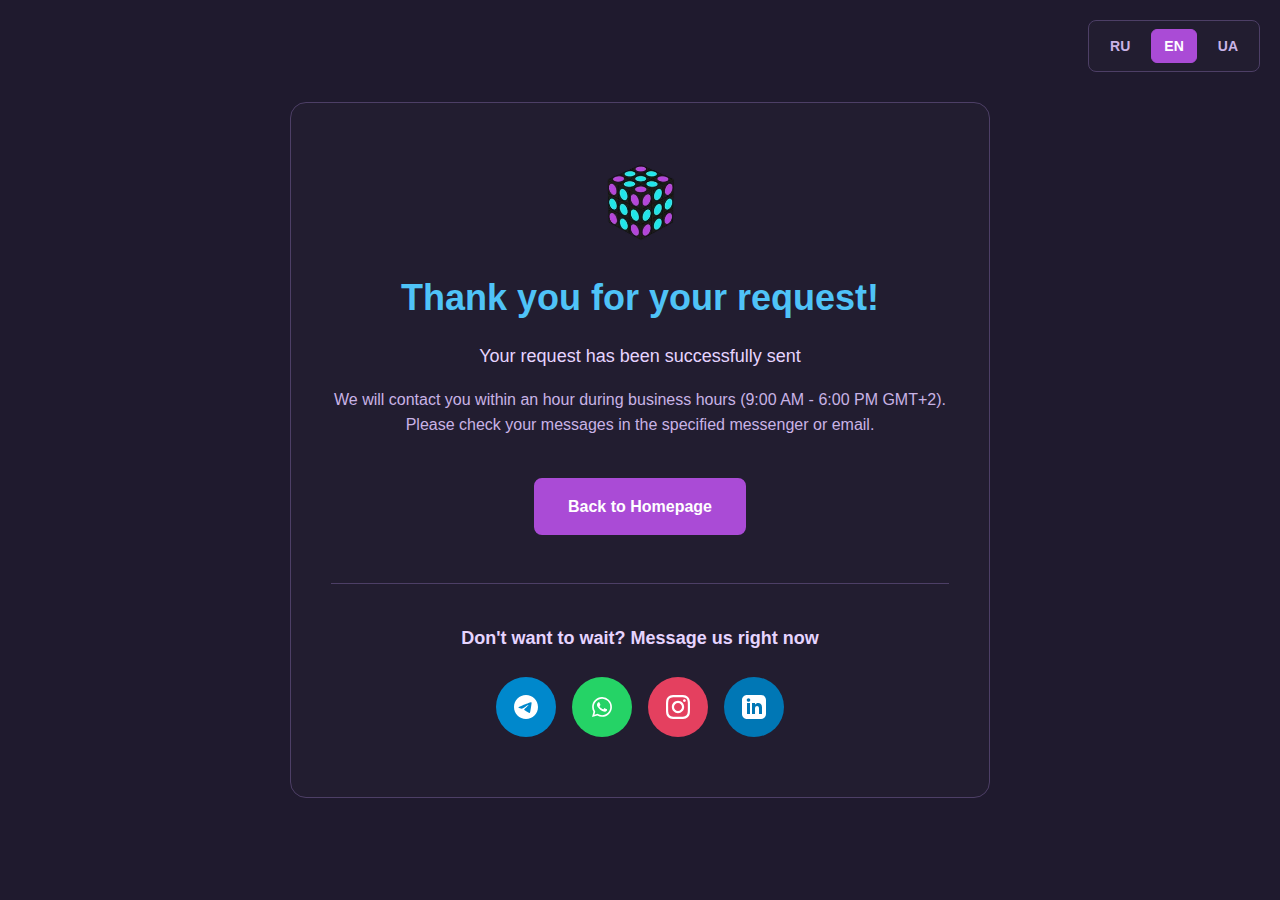
<file: thankyou.html>
<!DOCTYPE html>
<html lang="en">
<head>
    <!-- Google Tag Manager -->
    <script>(function(w,d,s,l,i){w[l]=w[l]||[];w[l].push({'gtm.start':
    new Date().getTime(),event:'gtm.js'});var f=d.getElementsByTagName(s)[0],
    j=d.createElement(s),dl=l!='dataLayer'?'&l='+l:'';j.async=true;j.src=
    'https://www.googletagmanager.com/gtm.js?id='+i+dl;f.parentNode.insertBefore(j,f);
    })(window,document,'script','dataLayer','GTM-K42ZX5LH');</script>
    <!-- End Google Tag Manager -->

    <meta charset="UTF-8">
    <meta name="viewport" content="width=device-width, initial-scale=1.0">
    <title>Thank You | QUBIC ADS</title>
    <link rel="icon" type="image/webp" href="images/cube.webp">
    <link rel="stylesheet" href="style.min.css">
    <style>
        .thankyou-container {
            min-height: 100vh;
            display: flex;
            align-items: center;
            justify-content: center;
            padding: 40px 20px;
            background: var(--darker-bg);
        }

        .thankyou-content {
            max-width: 700px;
            text-align: center;
            background: var(--section-bg);
            padding: 60px 40px;
            border-radius: 16px;
            border: 1px solid var(--border-color);
            animation: fadeInUp 0.6s ease;
        }

        @keyframes fadeInUp {
            from {
                opacity: 0;
                transform: translateY(30px);
            }
            to {
                opacity: 1;
                transform: translateY(0);
            }
        }

        .thankyou-icon {
            width: 80px;
            height: 80px;
            margin: 0 auto 32px;
            display: flex;
            align-items: center;
            justify-content: center;
            animation: scaleIn 0.5s ease 0.3s backwards, rotate360 3s linear infinite;
        }

        .thankyou-icon img {
            width: 100%;
            height: 100%;
            object-fit: contain;
        }

        @keyframes scaleIn {
            from {
                transform: scale(0) rotate(0deg);
            }
            to {
                transform: scale(1) rotate(0deg);
            }
        }

        @keyframes rotate360 {
            from {
                transform: rotate(0deg);
            }
            to {
                transform: rotate(360deg);
            }
        }

        .thankyou-title {
            font-size: 36px;
            font-weight: 800;
            color: #4fc3f7;
            margin-bottom: 20px;
            line-height: 1.3;
        }

        .thankyou-subtitle {
            font-size: 18px;
            color: var(--text-secondary);
            margin-bottom: 16px;
            line-height: 1.6;
        }

        .thankyou-description {
            font-size: 16px;
            color: var(--text-muted);
            margin-bottom: 40px;
            line-height: 1.6;
        }

        .thankyou-cta {
            margin-bottom: 48px;
        }

        .btn-home {
            display: inline-block;
            background: var(--primary-color);
            color: var(--text-primary);
            padding: 14px 32px;
            border-radius: 8px;
            font-weight: 600;
            font-size: 16px;
            text-decoration: none;
            transition: all 0.3s ease;
            border: 2px solid var(--primary-color);
        }

        .btn-home:hover {
            background: var(--primary-dark);
            border-color: var(--primary-dark);
            transform: translateY(-2px);
            box-shadow: 0 10px 30px rgba(170, 75, 214, 0.3);
        }

        .thankyou-divider {
            height: 1px;
            background: var(--border-color);
            margin: 40px 0;
        }

        .thankyou-socials-title {
            font-size: 18px;
            font-weight: 600;
            color: var(--text-secondary);
            margin-bottom: 24px;
        }

        .thankyou-socials {
            display: flex;
            gap: 16px;
            justify-content: center;
            align-items: center;
            flex-wrap: wrap;
        }

        .social-link {
            width: 60px;
            height: 60px;
            border-radius: 50%;
            display: flex;
            align-items: center;
            justify-content: center;
            text-decoration: none;
            font-size: 24px;
            transition: all 0.3s ease;
            border: 2px solid transparent;
        }

        .social-link:hover {
            transform: translateY(-4px) scale(1.05);
            box-shadow: 0 8px 20px rgba(0, 0, 0, 0.3);
        }

        .social-link.telegram {
            background: var(--telegram);
            color: white;
        }

        .social-link.telegram:hover {
            border-color: var(--telegram);
            box-shadow: 0 8px 20px rgba(0, 136, 204, 0.4);
        }

        .social-link.whatsapp {
            background: var(--whatsapp);
            color: white;
        }

        .social-link.whatsapp:hover {
            border-color: var(--whatsapp);
            box-shadow: 0 8px 20px rgba(37, 211, 102, 0.4);
        }

        .social-link.instagram {
            background: var(--instagram);
            color: white;
        }

        .social-link.instagram:hover {
            border-color: var(--instagram);
            box-shadow: 0 8px 20px rgba(228, 64, 95, 0.4);
        }

        .social-link.linkedin {
            background: var(--linkedin);
            color: white;
        }

        .social-link.linkedin:hover {
            border-color: var(--linkedin);
            box-shadow: 0 8px 20px rgba(0, 119, 181, 0.4);
        }

        /* Language Switcher */
        .language-switcher {
            position: fixed;
            top: 20px;
            right: 20px;
            display: flex;
            gap: 8px;
            background: var(--section-bg);
            padding: 8px;
            border-radius: 8px;
            border: 1px solid var(--border-color);
            z-index: 100;
        }

        .lang-btn {
            padding: 8px 12px;
            background: transparent;
            border: 1px solid transparent;
            border-radius: 6px;
            color: var(--text-muted);
            font-weight: 600;
            font-size: 14px;
            cursor: pointer;
            transition: all 0.3s ease;
        }

        .lang-btn:hover {
            color: var(--text-primary);
            background: rgba(170, 75, 214, 0.1);
        }

        .lang-btn.active {
            background: var(--primary-color);
            color: var(--text-primary);
            border-color: var(--primary-color);
        }

        @media (max-width: 768px) {
            .thankyou-content {
                padding: 40px 24px;
            }

            .thankyou-title {
                font-size: 28px;
            }

            .thankyou-subtitle {
                font-size: 16px;
            }

            .thankyou-description {
                font-size: 14px;
            }

            .social-link {
                width: 50px;
                height: 50px;
                font-size: 20px;
            }
        }
    </style>
</head>
<body>
    <!-- Google Tag Manager (noscript) -->
    <noscript><iframe src="https://www.googletagmanager.com/ns.html?id=GTM-K42ZX5LH"
    height="0" width="0" style="display:none;visibility:hidden"></iframe></noscript>
    <!-- End Google Tag Manager (noscript) -->

    <!-- Language Switcher -->
    <div class="language-switcher">
        <button class="lang-btn active" onclick="switchLanguage('ru')" data-lang="ru">RU</button>
        <button class="lang-btn" onclick="switchLanguage('en')" data-lang="en">EN</button>
        <button class="lang-btn" onclick="switchLanguage('ua')" data-lang="ua">UA</button>
    </div>

    <div class="thankyou-container">
        <div class="thankyou-content">
            <div class="thankyou-icon">
                <img src="images/cube.webp" alt="QUBIC">
            </div>

            <h1 class="thankyou-title" data-i18n="thankyou.title">
                Спасибо за вашу заявку!
            </h1>

            <p class="thankyou-subtitle" data-i18n="thankyou.subtitle">
                Ваша заявка успешно отправлена
            </p>

            <p class="thankyou-description" data-i18n="thankyou.description">
                Мы свяжемся с вами в течение часа в рабочее время (9:00 - 18:00 GMT+2). Проверьте свои сообщения в указанном мессенджере или email.
            </p>

            <div class="thankyou-cta">
                <a href="index.html" class="btn-home" data-i18n="thankyou.btn">
                    Вернуться на главную
                </a>
            </div>

            <div class="thankyou-divider"></div>

            <p class="thankyou-socials-title" data-i18n="thankyou.socials.title">
                Не хотите ждать? Пишите нам прямо сейчас
            </p>

            <div class="thankyou-socials">
                <a href="https://t.me/sergikppc" target="_blank" class="social-link telegram" aria-label="Telegram">
                    <svg width="24" height="24" viewBox="0 0 24 24" fill="currentColor">
                        <path d="M12 0C5.373 0 0 5.373 0 12s5.373 12 12 12 12-5.373 12-12S18.627 0 12 0zm5.562 8.161c-.18 1.897-.962 6.502-1.359 8.627-.168.9-.5 1.201-.82 1.23-.697.064-1.226-.461-1.901-.903-1.056-.692-1.653-1.123-2.678-1.799-1.185-.781-.417-1.21.258-1.91.177-.184 3.247-2.977 3.307-3.23.007-.032.015-.15-.056-.212s-.174-.041-.249-.024c-.106.024-1.793 1.139-5.062 3.345-.479.329-.913.489-1.302.481-.428-.009-1.252-.242-1.865-.442-.752-.244-1.349-.374-1.297-.789.027-.216.325-.437.893-.663 3.498-1.524 5.83-2.529 6.998-3.014 3.332-1.386 4.025-1.627 4.476-1.635.099-.002.321.023.465.141.122.1.155.234.171.329.015.095.034.313.018.484z"/>
                    </svg>
                </a>

                <a href="https://wa.me/40758397632" target="_blank" class="social-link whatsapp" aria-label="WhatsApp">
                    <svg width="24" height="24" viewBox="0 0 24 24" fill="currentColor">
                        <path d="M12.04 2c-5.46 0-9.91 4.45-9.91 9.91 0 1.75.46 3.45 1.32 4.95L2.05 22l5.25-1.38c1.45.79 3.08 1.21 4.74 1.21 5.46 0 9.91-4.45 9.91-9.91 0-2.65-1.03-5.14-2.9-7.01A9.816 9.816 0 0012.04 2m.01 1.67c2.2 0 4.26.86 5.82 2.42a8.225 8.225 0 012.41 5.83c0 4.54-3.7 8.23-8.24 8.23-1.48 0-2.93-.39-4.19-1.15l-.3-.17-3.12.82.83-3.04-.2-.32a8.188 8.188 0 01-1.26-4.38c.01-4.54 3.7-8.24 8.25-8.24M8.53 7.33c-.16 0-.43.06-.66.31-.22.25-.87.85-.87 2.07 0 1.22.89 2.39 1 2.56.14.17 1.76 2.67 4.25 3.73.59.27 1.05.42 1.41.53.59.19 1.13.16 1.56.1.48-.07 1.46-.6 1.67-1.18.21-.58.21-1.07.15-1.18-.07-.1-.23-.16-.48-.27-.25-.14-1.47-.74-1.69-.82-.23-.08-.37-.12-.56.12-.16.25-.64.81-.78.97-.15.17-.29.19-.53.07-.26-.13-1.06-.39-2-1.23-.74-.66-1.23-1.47-1.38-1.72-.12-.24-.01-.39.11-.5.11-.11.27-.29.37-.44.13-.14.17-.25.25-.41.08-.17.04-.31-.02-.43-.06-.11-.56-1.35-.77-1.84-.2-.48-.4-.42-.56-.43-.14 0-.3-.01-.47-.01z"/>
                    </svg>
                </a>

                <a href="https://www.instagram.com/qbic.ads" target="_blank" class="social-link instagram" aria-label="Instagram">
                    <svg width="24" height="24" viewBox="0 0 24 24" fill="currentColor">
                        <path d="M12 2.163c3.204 0 3.584.012 4.85.07 3.252.148 4.771 1.691 4.919 4.919.058 1.265.069 1.645.069 4.849 0 3.205-.012 3.584-.069 4.849-.149 3.225-1.664 4.771-4.919 4.919-1.266.058-1.644.07-4.85.07-3.204 0-3.584-.012-4.849-.07-3.26-.149-4.771-1.699-4.919-4.92-.058-1.265-.07-1.644-.07-4.849 0-3.204.013-3.583.07-4.849.149-3.227 1.664-4.771 4.919-4.919 1.266-.057 1.645-.069 4.849-.069zm0-2.163c-3.259 0-3.667.014-4.947.072-4.358.2-6.78 2.618-6.98 6.98-.059 1.281-.073 1.689-.073 4.948 0 3.259.014 3.668.072 4.948.2 4.358 2.618 6.78 6.98 6.98 1.281.058 1.689.072 4.948.072 3.259 0 3.668-.014 4.948-.072 4.354-.2 6.782-2.618 6.979-6.98.059-1.28.073-1.689.073-4.948 0-3.259-.014-3.667-.072-4.947-.196-4.354-2.617-6.78-6.979-6.98-1.281-.059-1.69-.073-4.949-.073zm0 5.838c-3.403 0-6.162 2.759-6.162 6.162s2.759 6.163 6.162 6.163 6.162-2.759 6.162-6.163c0-3.403-2.759-6.162-6.162-6.162zm0 10.162c-2.209 0-4-1.79-4-4 0-2.209 1.791-4 4-4s4 1.791 4 4c0 2.21-1.791 4-4 4zm6.406-11.845c-.796 0-1.441.645-1.441 1.44s.645 1.44 1.441 1.44c.795 0 1.439-.645 1.439-1.44s-.644-1.44-1.439-1.44z"/>
                    </svg>
                </a>

                <a href="https://www.linkedin.com/company/qbic-ads" target="_blank" class="social-link linkedin" aria-label="LinkedIn">
                    <svg width="24" height="24" viewBox="0 0 24 24" fill="currentColor">
                        <path d="M19 0h-14c-2.761 0-5 2.239-5 5v14c0 2.761 2.239 5 5 5h14c2.762 0 5-2.239 5-5v-14c0-2.761-2.238-5-5-5zm-11 19h-3v-11h3v11zm-1.5-12.268c-.966 0-1.75-.79-1.75-1.764s.784-1.764 1.75-1.764 1.75.79 1.75 1.764-.783 1.764-1.75 1.764zm13.5 12.268h-3v-5.604c0-3.368-4-3.113-4 0v5.604h-3v-11h3v1.765c1.396-2.586 7-2.777 7 2.476v6.759z"/>
                    </svg>
                </a>
            </div>
        </div>
    </div>

    <script src="thankyou.js?v=2"></script>
</body>
</html>
</file>
<file: style.min.css>
@keyframes slideFromRight{0%{opacity:0;transform:translateX(100px)}to{opacity:1;transform:translateX(0)}}@keyframes slideFromBottom{0%{opacity:0;transform:translateY(100px)}to{opacity:1;transform:translateY(40px)}}@keyframes fallAndSpin{0%{transform:translateY(-100px) rotate(0deg);opacity:0}10%,90%{opacity:.7}to{transform:translateY(100vh) rotate(720deg);opacity:0}}@keyframes arrowFloat{0%,to{transform:translateX(-50%) translateY(-5px) scale(.8);opacity:.3}50%{transform:translateX(-50%) translateY(5px) scale(1.1);opacity:1;filter:drop-shadow(0 0 8px var(--primary-color))}}@keyframes fadeInUp{0%{opacity:0;transform:translateY(20px)}to{opacity:1;transform:translateY(0)}}@keyframes barGrow{0%{opacity:0;transform:scaleY(0)}to{opacity:1;transform:scaleY(1)}}@keyframes rotate{0%{transform:rotate(0deg)}to{transform:rotate(360deg)}}@keyframes float{0%,to{transform:translateY(0)}50%{transform:translateY(-12px)}}@keyframes pulse{0%,to{box-shadow:0 0 0 0 rgba(0,212,255,.7)}50%{box-shadow:0 0 0 10px transparent}}@keyframes sectionCubeRotate{0%,to{transform:rotate(-8deg)}50%{transform:rotate(8deg)}}@keyframes cubeRotate{0%{transform:rotate(0deg)}to{transform:rotate(360deg)}}@keyframes logoSpinWithPause{0%{transform:rotate(0deg)}40%,to{transform:rotate(360deg)}}@keyframes fadeIn{0%{opacity:0}to{opacity:1}}@keyframes slideUpFade{0%{opacity:0;transform:translateY(30px)}to{opacity:1;transform:translateY(0)}}@keyframes popIn{0%{opacity:0;transform:scale(.8) translateY(20px)}to{opacity:1;transform:scale(1) translateY(0)}}@keyframes bounceIn{0%{opacity:0;transform:scale(0)}to{opacity:1;transform:scale(1)}}*{margin:0;padding:0;box-sizing:border-box}:root{--primary-color:#AA4BD6;--primary-dark:#9935cc;--dark-bg:#2a2438;--darker-bg:#1f1a2e;--text-primary:#ffffff;--text-secondary:#e6d4ff;--text-muted:#c9b3e6;--accent:#64E4E8;--section-bg:#221d30;--card-bg:#352d4a;--border-color:#4d3f66;--success-color:#10b981;--error-color:#ef4444;--whatsapp:#25D366;--telegram:#0088cc;--linkedin:#0077b5;--instagram:#E4405F}html{scroll-behavior:smooth}body{font-family:"Montserrat",-apple-system,BlinkMacSystemFont,"Segoe UI","Roboto","Helvetica Neue",Arial,sans-serif;background-color:var(--dark-bg);color:var(--text-primary);line-height:1.6;overflow-x:hidden}img{image-rendering:-webkit-optimize-contrast;image-rendering:crisp-edges;decoding:async}.container{max-width:1300px;margin:0 auto;padding:0 20px}.falling-cubes{position:fixed;top:0;left:0;width:100%;height:100vh;pointer-events:none;z-index:1;overflow:hidden}.falling-cube{position:absolute;width:25px;height:25px;opacity:0;animation:fallAndSpin 12s linear infinite}.cube-1{left:20%;animation-delay:0s;animation-duration:15s}.cube-2,.cube-3,.cube-4{left:50%;animation-delay:2.5s;animation-duration:15s}.cube-3,.cube-4{left:75%;animation-delay:5s}.cube-4{left:35%;animation-delay:7.5s}.progress-bar{position:fixed;top:0;left:0;height:3px;background:linear-gradient(90deg,var(--primary-color),#8b5cf6);width:0%;z-index:9999;transition:width .1s ease-out;box-shadow:0 0 10px rgba(0,212,255,.5)}.floating-buttons{position:fixed;bottom:30px;right:30px;display:flex;flex-direction:column;gap:12px;z-index:10001}.floating-btn{width:56px;height:56px;border-radius:50%;display:flex;align-items:center;justify-content:center;text-decoration:none;color:#fff;box-shadow:0 4px 12px rgba(0,0,0,.3);transition:all .3s ease;opacity:0;animation:fadeInUp .5s ease forwards}.floating-btn:nth-child(1){animation-delay:.1s}.floating-btn:nth-child(2){animation-delay:.2s}.floating-btn:nth-child(3){animation-delay:.3s}.floating-btn.scroll-top{background:var(--primary-color);border:0;cursor:pointer;display:flex;opacity:1;animation:none}.floating-btn.scroll-top.hidden{display:none!important}.floating-btn.whatsapp{background:var(--whatsapp)}.floating-btn.telegram{background:var(--telegram)}.floating-btn:hover{transform:translateY(-3px) scale(1.05);box-shadow:0 6px 20px rgba(0,212,255,.4)}.header{position:fixed;top:0;left:0;right:0;z-index:1000;background:rgba(26,26,46,.92);backdrop-filter:blur(10px);border-bottom:1px solid var(--border-color);padding:14px 0;transition:all .3s ease}.header-content,.header-right{display:flex;align-items:center}.header-content{justify-content:space-between;gap:24px}.header-right{gap:12px}.logo{text-decoration:none;color:var(--text-primary)}.btn-telegram svg,.logo svg{flex-shrink:0}.logo-text-wrapper{display:flex;flex-direction:column;line-height:1.2}.logo-text{font-family:"Teachers",sans-serif;font-size:18px;font-weight:700;letter-spacing:.5px;color:var(--text-primary)}.logo-ads,.logo-qubic{color:#64e4e8;font-weight:700}.logo-qubic{color:#aa4bd6}.logo-subtitle{font-family:"Teachers",sans-serif;font-size:11px;font-weight:500;color:var(--text-secondary);letter-spacing:.3px}.nav{display:flex;gap:16px;align-items:center}.btn-header,.nav-link{text-decoration:none;white-space:nowrap}.nav-link{color:var(--text-secondary);font-size:15px;font-weight:500;transition:color .3s ease;position:relative}.case-challenge strong,.case-country strong,.nav-link:hover{color:var(--primary-color)}.btn-header{background:var(--primary-color);color:#fff;padding:6px 12px;border-radius:4px;font-weight:600;font-size:12px;transition:all .3s ease;display:inline-block;border:1px solid var(--primary-color)}.btn-header:hover{background:var(--primary-dark);border-color:var(--primary-dark);transform:translateY(-2px);box-shadow:0 2px 8px rgba(170,75,214,.3);color:#fff}.lang-switcher{position:relative;margin-left:8px}.lang-btn,.lang-dropdown{border:1px solid var(--border-color);border-radius:6px}.lang-btn{background:0 0;color:var(--text-secondary);padding:8px 14px;font-size:13px;font-weight:600;cursor:pointer;transition:all .3s ease}.lang-btn:hover{border-color:var(--primary-color);color:var(--primary-color)}.lang-dropdown{position:absolute;top:100%;right:0;margin-top:4px;background:var(--card-bg);display:none;flex-direction:column;min-width:80px;box-shadow:0 4px 12px rgba(0,0,0,.3);padding-top:4px;z-index:1000}.lang-dropdown::before{content:"";position:absolute;top:-8px;left:-10px;right:-10px;height:8px;background:0 0}.lang-dropdown.active,.lang-dropdown:hover,.lang-switcher:hover .lang-dropdown{display:flex}.lang-option,.mobile-menu-btn{background:0 0;border:0;cursor:pointer}.lang-option{color:var(--text-secondary);padding:10px 16px;font-size:13px;font-weight:600;transition:all .3s ease;text-align:left}.lang-option:hover{background:var(--darker-bg);color:var(--primary-color)}.mobile-menu-btn{display:none;flex-direction:column;gap:5px}.mobile-menu-btn span{width:25px;height:2px;background:var(--text-primary);border-radius:2px;transition:all .3s ease}.hero{position:relative;padding:140px 0 150px;overflow:hidden;min-height:100vh;display:flex;align-items:center}.hero-background{position:absolute;top:0;left:0;right:0;bottom:0;background:radial-gradient(circle at 70% 50%,rgba(139,92,246,.08)0,transparent 50%),radial-gradient(circle at 30% 30%,rgba(0,212,255,.06)0,transparent 50%);z-index:0}.hero-grid{display:grid;grid-template-columns:60% 40%;gap:40px;align-items:start}.hero-content,.hero-grid{position:relative;z-index:1}.hero-title{font-size:36px;font-weight:800;line-height:1.3;margin-bottom:28px;color:#fff;transform:translateY(-30px);transition:opacity .8s ease,transform .8s ease;min-height:150px}.hero-title.animate-in{opacity:1;transform:translateY(0)}.hero-text-blue{color:#4fc3f7}.hero-title .highlight-google{background:linear-gradient(90deg,#4285f4 0,#fbbc04 50%,#34a853 100%);-webkit-background-clip:text;-webkit-text-fill-color:transparent;background-clip:text;font-weight:800;display:inline-block;white-space:nowrap}.google-ads-icon,.hero-title-cube{width:auto;display:inline-block;vertical-align:middle}.google-ads-icon{height:33px;margin-left:4px;margin-right:0;position:relative;top:-2px}.hero-title-cube{height:34px;margin-left:8px;animation:cubeRotate 1.35s ease-in-out infinite}.hero-subtitle{font-size:20px;color:var(--text-secondary);margin-bottom:28px;line-height:1.6;min-height:55px}.hero-badge{display:flex;align-items:center;gap:8px;background:0 0;border:0;border-radius:8px;padding:0;margin-bottom:32px;font-size:17px;color:#4fc3f7;min-height:50px;justify-content:flex-start}.badge-icon{color:var(--primary-color);font-size:22px;font-weight:700}.hero-buttons{display:flex;gap:14px;flex-wrap:wrap}.btn-telegram{background:#08c;color:#fff;display:inline-flex;align-items:center;gap:10px}.btn-telegram:hover{background:#069;transform:translateY(-2px);box-shadow:0 8px 20px rgba(0,136,204,.3)}.hero-right,.hero-visual{display:flex;flex-direction:column}.hero-right{gap:14px}.hero-visual{position:relative;height:320px;width:100%;align-items:center;justify-content:space-between;padding-bottom:0}.hero-post-wrapper{display:block}.hero-post{max-width:90%;height:auto;max-height:398px;object-fit:contain;margin-top:-30px;margin-right:20px;margin-left:-20px}.badges-label,.badges-section{display:flex;align-items:center}.badges-section{flex-direction:column;gap:16px;margin-top:10px;margin-left:-30px}.badges-label{background:rgba(0,212,255,.1);border:1px solid var(--primary-color);border-radius:8px;padding:12px 20px;color:var(--primary-color);font-size:14px;font-weight:600;text-align:center;line-height:1.4;justify-content:center;gap:10px;white-space:nowrap}.badges-check{font-size:18px;font-weight:700;line-height:1}.hero-badges-wrapper{display:block}.hero-badges{max-width:352px;height:auto;max-height:123px;object-fit:contain;transform:translateX(-8%)}.visual-card{position:absolute;background:rgba(30,42,74,.8);border:1px solid var(--border-color);border-radius:10px;backdrop-filter:blur(10px);padding:14px;box-shadow:0 8px 24px rgba(0,0,0,.3)}.main-card{top:50%;left:50%;transform:translate(-50%,-50%);width:280px;z-index:3;background:linear-gradient(135deg,rgba(139,92,246,.2),rgba(0,212,255,.2));border:1px solid rgba(139,92,246,.4)}.card-header{display:flex;gap:6px;margin-bottom:12px}.dot{width:10px;height:10px;border-radius:50%;background:#8b5cf6}.dot:nth-child(2){background:#00d4ff}.dot:nth-child(3){background:#10b981}.search-bar{position:relative;display:flex;align-items:center}.search-bar input{width:100%;background:rgba(15,22,36,.8);border:1px solid rgba(139,92,246,.4);border-radius:6px;padding:10px 40px 10px 14px;color:var(--text-secondary);font-size:13px}.search-bar input::placeholder{color:var(--text-muted)}.search-icon{position:absolute;right:12px;background:linear-gradient(135deg,#00d4ff,#8b5cf6);border-radius:4px;width:26px;height:26px;display:flex;align-items:center;justify-content:center;font-size:12px}.analytics-card{top:8%;right:3%;width:140px;height:100px;z-index:2}.chart-bars{display:flex;align-items:flex-end;justify-content:space-around;height:100%;gap:6px}.bar{flex:1;background:linear-gradient(180deg,#8b5cf6,#00d4ff);border-radius:3px 3px 0 0;animation:barGrow 1.5s ease-out forwards;opacity:0}.bar:nth-child(1){animation-delay:.1s}.bar:nth-child(2){animation-delay:.2s}.bar:nth-child(3){animation-delay:.3s}.bar:nth-child(4){animation-delay:.4s}.bar:nth-child(5){animation-delay:.5s}.bar:nth-child(6){animation-delay:.6s}.text-card{bottom:3%;left:0;width:150px;height:80px;z-index:2}.text-lines{display:flex;flex-direction:column;gap:7px}.text-line{height:6px;background:linear-gradient(90deg,#8b5cf6,transparent);border-radius:3px}.text-line.short{width:60%}.magnifier{position:absolute;bottom:14px;right:14px;font-size:24px;opacity:.7}.pie-card{bottom:12%;right:8%;width:100px;height:100px;z-index:2;display:flex;align-items:center;justify-content:center}.pie-chart{width:60px;height:60px;animation:rotate 3s linear infinite}.person{position:absolute;font-size:30px;z-index:4;animation:float 3s ease-in-out infinite}.person-1{top:5%;left:12%;animation-delay:0s}.person-2{bottom:18%;left:20%;animation-delay:1.5s}.globe{position:absolute;top:8%;right:12%;font-size:45px;z-index:1;animation:pulse 4s ease-in-out infinite}.hero-steps{display:grid;grid-template-columns:repeat(2,1fr);gap:6px}.step-item{display:flex;align-items:flex-start;gap:7px;background:rgba(30,42,74,.5);border:1px solid var(--border-color);border-radius:6px;padding:7px;transition:all .3s ease}.step-item:hover{border-color:var(--primary-color);background:rgba(30,42,74,.7);box-shadow:0 0 0 1px rgba(0,212,255,.1),0 4px 12px rgba(0,212,255,.2),0 8px 24px rgba(0,212,255,.15),0 12px 32px rgba(0,0,0,.2)}.step-number{flex-shrink:0;width:18px;height:18px;background:linear-gradient(135deg,var(--primary-color),#8b5cf6);border-radius:50%;display:flex;align-items:center;justify-content:center;font-size:9px;font-weight:800;color:var(--dark-bg)}.step-content{flex:1}.logo{gap:12px}.logo-img{height:35px;width:auto;object-fit:contain;animation:logoSpinWithPause 2.5s ease-in-out infinite}.logo-link{display:flex;align-items:center;gap:12px;text-decoration:none;cursor:pointer;transition:opacity .2s ease}.logo-link:hover{opacity:.8}.logo-text-header{font-family:"Teachers",sans-serif;font-weight:700;font-size:35px;line-height:1;white-space:nowrap}.logo-qbic-header{color:#aa4bd6}.logo-ads-header{color:#64e4e8}.step-title{font-size:13px;font-weight:700;margin-bottom:2px;color:var(--text-primary)}.step-description{font-size:11px;color:var(--text-secondary);line-height:1.3}.logo{display:flex;align-items:center}.hero-stats{display:flex;justify-content:center;gap:80px;position:relative;z-index:1}.stat-item{text-align:center}.stat-number{font-size:48px;font-weight:800;color:var(--primary-color);margin-bottom:8px}.stat-label{font-size:15px;color:var(--text-secondary)}.btn{display:inline-block;padding:14px 28px;border-radius:8px;font-size:15px;font-weight:600;text-decoration:none;transition:all .3s ease;cursor:pointer;border:0;text-align:center}.btn-primary{background:var(--primary-color);color:#fff;font-weight:700;position:relative;animation:pulse 2s ease-in-out infinite;padding-left:36px;padding-right:36px}.btn-primary:hover{background:var(--primary-dark);transform:translateY(-2px);box-shadow:0 8px 20px rgba(0,212,255,.3);animation:none}.btn-outline{background:0 0;color:#fff;border:2px solid var(--primary-color)}.btn-outline:hover{background:var(--primary-color);color:#fff}.btn-outline-telegram{background:0 0;color:#fff;border:2px solid #4fc3f7}.btn-outline-telegram:hover{background:#08c;color:#fff;border-color:#08c}.btn-large{padding:18px 40px;font-size:18px}.btn-full{width:100%}section{padding:70px 0}.section-title{font-size:36px;font-weight:800;text-align:center;margin-bottom:14px;color:var(--primary-color);position:relative;display:inline-flex;align-items:center;gap:12px;width:100%;justify-content:center}.section-title-icon{height:40px;width:auto;object-fit:contain;animation:sectionCubeRotate 2.5s ease-in-out infinite;opacity:1!important;visibility:visible!important;display:block!important;flex-shrink:0;filter:none}.section-subtitle,.section-subtitle-framed{text-align:center;margin-left:auto;margin-right:auto}.section-subtitle{font-size:16px;color:var(--text-secondary);margin-bottom:45px;max-width:700px}.section-subtitle-framed{background:rgba(100,228,232,.1);border:1px solid #64e4e8;border-radius:8px;padding:4px 12px;color:#64e4e8;font-weight:600;display:flex;align-items:center;justify-content:center;gap:10px;max-width:1600px;width:fit-content}.subtitle-check{font-size:18px;font-weight:700;line-height:1}.services,.services-grid{overflow:visible;height:auto}.services{background:var(--section-bg)}.services-grid{display:grid;grid-template-columns:repeat(3,1fr);gap:22px}.service-card{background:var(--card-bg);border:1px solid var(--border-color);border-radius:12px;padding:30px;transition:all .3s ease;position:relative;display:flex;flex-direction:column}.service-card:nth-child(even){background:rgba(139,92,246,.08);border-color:rgba(139,92,246,.2)}.service-card:hover{transform:translateY(-8px);border-color:var(--primary-color);box-shadow:0 0 0 1px rgba(0,212,255,.1),0 4px 12px rgba(0,212,255,.2),0 12px 32px rgba(0,212,255,.25),0 20px 48px rgba(0,0,0,.3)}.service-header,.service-icon{display:flex;align-items:center;justify-content:center}.service-header{gap:6px;margin-bottom:20px;padding-bottom:20px;position:relative}.service-header::after{content:"";bottom:0;width:60px;height:2px;background:linear-gradient(90deg,transparent,#00d4ff,transparent);box-shadow:0 0 8px rgba(0,212,255,.5);transition:width .4s ease,box-shadow .4s ease}.service-card:hover .service-header::after{width:120px;box-shadow:0 0 12px rgba(0,212,255,.8)}.service-icon{flex-shrink:0;width:40px;height:40px;transition:transform .3s ease,opacity .3s ease;opacity:.5}.service-title{font-size:20px;font-weight:700;color:#64e4e8;margin:0;text-align:center}.service-icon svg{width:40px;height:40px;display:block}.service-card:hover .service-icon{transform:scale(1.15) rotate(5deg);opacity:.7}.service-description{font-size:18px;color:#d0d0dc;line-height:1.8;text-align:center;max-width:400px;margin:0 auto}.process{background:var(--dark-bg)}.process-step,.process-steps{position:relative;display:flex}.process-steps{flex-direction:column;gap:60px;max-width:1000px;margin:0 auto}.process-step::after,.process-steps::before,.service-header::after{position:absolute;left:50%;transform:translateX(-50%)}.process-steps::before{content:"";top:60px;bottom:60px;width:2px;background:linear-gradient(180deg,transparent 0%,var(--primary-color) 10%,var(--primary-color) 90%,transparent 100%);z-index:0}.process-step{justify-content:center;align-items:center;padding-top:40px;transition:all .3s ease}.process-step:hover{transform:scale(1.02)}.process-step:hover .process-number{transform:translateX(-50%) scale(1.2) rotate(360deg);background:linear-gradient(135deg,var(--primary-color) 0%,#64e4e8 100%)}.process-step::after{content:"↓";bottom:-60px;font-size:48px;font-weight:700;color:var(--primary-color);text-shadow:0 0 20px rgba(170,75,214,.6);animation:arrowFloat 2.5s ease-in-out infinite;z-index:1}.process-step:last-child::after{display:none}.process-number{position:absolute;top:0;left:50%;transform:translateX(-50%);background:var(--primary-color);color:var(--dark-bg);font-size:18px;font-weight:800;width:60px;height:60px;border-radius:50%;display:flex;align-items:center;justify-content:center;transition:all .5s ease;box-shadow:0 4px 12px rgba(0,212,255,.4);z-index:2}.process-content{background:var(--card-bg);border:1px solid rgba(77,63,102,.3);border-radius:12px;padding:20px 25px;transition:all .3s ease;max-width:720px;width:100%}.process-step:hover .process-content{border-color:var(--primary-color);box-shadow:0 8px 24px rgba(0,212,255,.2)}.process-content-with-image{display:flex;gap:20px;align-items:center}.process-image{flex:0 0 25%;display:flex;align-items:center;justify-content:center}.process-img{width:100%;max-height:100px;height:auto;object-fit:contain;border-radius:8px}.process-text{flex:1}.process-header{display:grid;grid-template-columns:60px 1fr;gap:15px}.process-icon{flex-shrink:0;width:60px;height:60px;background:rgba(0,212,255,.1);border:1px solid var(--primary-color);border-radius:50%;display:flex;align-items:center;justify-content:center;color:var(--primary-color);transition:all .3s ease;grid-row:1/3}.process-step:hover .process-icon{transform:scale(1.1) rotate(10deg);background:rgba(0,212,255,.2);box-shadow:0 0 20px rgba(0,212,255,.4)}.process-icon svg{width:30px;height:30px}.process-title{font-size:22px;font-weight:700;color:#64e4e8;margin:0;align-self:end}.process-description{font-size:16px;color:var(--text-secondary);line-height:1.6;margin:0;grid-column:2}.cases{background:var(--dark-bg)}.cases-list{display:flex;flex-direction:column;gap:40px}.case-card{display:grid;grid-template-columns:200px 1fr 300px;gap:30px;background:var(--card-bg);border:1px solid var(--border-color);border-radius:12px;padding:30px;align-items:center;transition:all .3s ease}.benefit-card:hover,.case-card:hover{transform:translateY(-4px);border-color:var(--primary-color);box-shadow:0 0 0 1px rgba(0,212,255,.1),0 4px 12px rgba(0,212,255,.15),0 12px 32px rgba(0,212,255,.2)}.case-logo{display:flex;align-items:center;justify-content:center;padding:20px;background:rgba(255,255,255,.05);border-radius:8px}.case-logo-img{max-width:100%;max-height:120px;object-fit:contain}.case-info{display:flex;flex-direction:column;gap:16px}.case-name{font-size:20px;font-weight:700;color:#64e4e8;margin:0;white-space:nowrap}.case-domain{color:#aa4bd6}.case-challenge,.case-country{font-size:18px;color:var(--text-secondary);line-height:1.6}.case-country{margin-top:0}.case-result{display:flex;gap:20px;flex-wrap:wrap}.case-metric{display:flex;flex-direction:column;gap:4px}.metric-label{font-size:12px;color:var(--primary-color);text-transform:uppercase;font-weight:600}.metric-value{font-size:18px;font-weight:700;color:var(--text-secondary)}.case-screenshot{display:flex;align-items:center;justify-content:center}.case-screen-img{max-width:100%;height:auto;border-radius:8px;border:1px solid var(--border-color);box-shadow:0 4px 12px rgba(0,0,0,.3)}.benefits{background:var(--section-bg)}.benefits-grid{display:grid;grid-template-columns:repeat(3,1fr);gap:22px}.benefit-card{background:var(--card-bg);border:1px solid var(--border-color);border-radius:12px;padding:24px;transition:all .3s ease;display:flex;gap:16px;align-items:flex-start}.benefit-card:hover{transform:translateY(-6px);box-shadow:0 0 0 1px rgba(0,212,255,.1),0 4px 12px rgba(0,212,255,.2),0 12px 32px rgba(0,212,255,.25),0 20px 48px rgba(0,0,0,.3)}.benefit-icon{font-size:38px;flex-shrink:0;transition:transform .3s ease}.benefit-content{flex:1}.benefit-cube{width:44px;height:44px;object-fit:contain;transition:transform .6s ease-in-out}.benefit-card:hover .benefit-icon{transform:translateX(5px) scale(1.15)}.benefit-card:hover .benefit-cube{animation:cubeRotate 1.04s ease-in-out infinite}.benefit-title{font-size:18px;font-weight:700;margin-bottom:10px;color:#64e4e8}.benefit-description,.report-feature p{font-size:16px;color:var(--text-secondary);line-height:1.6}.reports{background:var(--dark-bg)}.reports-content{display:grid;grid-template-columns:1fr 1fr;gap:40px;align-items:start}.reports-features{display:flex;flex-direction:column;gap:18px}.report-feature{display:flex;align-items:center;gap:14px;background:var(--card-bg);border:1px solid var(--border-color);border-radius:10px;padding:18px;transition:all .3s ease}.report-feature:hover{border-color:var(--primary-color);transform:translateX(4px)}.feature-icon{font-size:28px;flex-shrink:0;color:#4fc3f7;transition:transform .3s ease}.report-feature:hover .feature-icon{transform:scale(1.15);color:var(--primary-color)}.report-feature p{font-size:17px;margin:0}.report-preview{position:relative;cursor:pointer;border-radius:12px;overflow:hidden;border:1px solid var(--border-color);transition:all .3s ease}.pricing-card:hover,.report-preview:hover{border-color:var(--primary-color);box-shadow:0 8px 24px rgba(170,75,214,.4);transform:translateY(-6px)}.report-image-clickable{display:block;width:100%;height:auto;transition:transform .3s ease}.report-preview:hover .report-image-clickable{transform:scale(1.03)}.report-note{font-size:14px;color:var(--text-muted);font-style:italic}.pricing{background:var(--section-bg);padding:60px 0}.pricing-grid{display:grid;grid-template-columns:repeat(3,1fr);gap:20px;margin-bottom:40px}.pricing-card{background:var(--card-bg);border:2px solid var(--border-color);border-radius:12px;padding:24px;transition:all .3s ease;position:relative;text-align:center}.pricing-card:hover{transform:translateY(-8px);box-shadow:0 0 0 1px rgba(0,212,255,.1),0 4px 12px rgba(0,212,255,.2),0 12px 32px rgba(0,212,255,.25),0 20px 48px rgba(0,0,0,.3)}.pricing-featured{border-color:var(--primary-color);transform:scale(1.05) translateY(-20px);box-shadow:0 0 0 1px rgba(170,75,214,.3),0 0 30px rgba(170,75,214,.4),0 8px 20px rgba(0,0,0,.4)}.pricing-featured:hover{transform:scale(1.05) translateY(-28px);box-shadow:0 0 0 1px rgba(170,75,214,.5),0 0 40px rgba(170,75,214,.6),0 12px 32px rgba(0,212,255,.25),0 20px 48px rgba(0,0,0,.3)}.pricing-badge{position:absolute;top:-16px;right:24px;background:var(--primary-color);color:var(--dark-bg);padding:6px 16px;border-radius:20px;font-size:13px;font-weight:700}.pricing-title{font-size:28px;font-weight:800;margin-bottom:8px;color:#4fc3f7;display:flex;align-items:center;justify-content:center;gap:10px}.pricing-title-icon{width:28px;height:28px;animation:tilt-shake 3s ease-in-out infinite;transform-origin:center;transition:transform .6s ease}.pricing-card:hover .pricing-title-icon{animation:none;transform:rotate(360deg)}.pricing-description{font-size:15px;color:var(--text-secondary);margin-bottom:14px;line-height:1.4;min-height:50px}.pricing-budget{background:var(--darker-bg);border:1px solid var(--border-color);border-radius:8px;padding:8px 12px;font-size:14px;color:var(--text-muted);margin-bottom:16px;text-align:center}.pricing-price{margin-bottom:20px}.pricing-amount{font-size:28px;font-weight:800;color:#4fc3f7;white-space:pre-wrap}.pricing-features li,.pricing-period{font-size:16px;color:var(--text-muted)}.pricing-features{list-style:none;margin-bottom:20px}.pricing-features li{padding:8px 0;font-size:14px;line-height:1.4;border-bottom:1px solid var(--border-color)}.pricing-features li:last-child{border-bottom:none}.audit-cta{background:var(--card-bg);border:2px solid var(--primary-color);border-radius:12px;padding:28px;text-align:center}.audit-cta-title{font-size:24px;font-weight:800;margin-bottom:12px;color:#4fc3f7}.audit-cta-description{font-size:14px;color:var(--text-secondary);margin-bottom:24px;line-height:1.6;max-width:800px;margin-left:auto;margin-right:auto}.audit-cta-buttons{display:flex;justify-content:center;gap:16px;flex-wrap:wrap;margin-bottom:28px}.audit-cta-text{font-size:14px;color:var(--text-secondary);margin-bottom:24px;line-height:1.6;max-width:1600px;margin-left:auto;margin-right:auto}.audit-benefits{background:var(--darker-bg);border:1px solid var(--border-color);border-radius:10px;padding:24px;text-align:left}.audit-benefits h4{font-size:18px;font-weight:700;margin-bottom:20px;text-align:center;color:#aa4bd6}.audit-benefits-list{display:grid;grid-template-columns:repeat(3,1fr);gap:20px;margin-bottom:24px}.audit-benefit{display:flex;flex-direction:column;align-items:center;text-align:center;position:relative}.audit-benefit-icon{color:var(--primary-color);margin-bottom:12px;transition:transform .3s ease}.audit-benefit-cube,.audit-benefit-cube-inline{width:48px;height:48px;animation:tilt-shake 3s ease-in-out infinite;transform-origin:center}.audit-benefit-cube-inline{width:20px;height:20px;margin-right:8px;vertical-align:middle}.audit-benefit:hover .audit-benefit-icon{transform:scale(1.1) translateY(-3px)}.audit-benefit:hover .audit-benefit-cube{animation:none;transform:scale(1.1) translateY(-3px) rotate(360deg);transition:transform .6s ease}.audit-benefit:hover .audit-benefit-cube-inline{animation:none;transform:rotate(360deg);transition:transform .6s ease}.audit-benefit-number{display:none}.audit-benefit strong{display:flex;align-items:center;justify-content:center;color:#4fc3f7;margin-bottom:8px;font-size:18px;font-weight:700}.audit-benefit-image{width:100%;max-width:100px;height:auto;margin:8px auto;border-radius:8px;display:block}.audit-benefit p{color:var(--text-muted);font-size:18px;line-height:1.4}.audit-note{text-align:center;font-size:13px;color:var(--text-muted);font-style:italic;margin-top:16px}.contact{background:var(--dark-bg)}.contact-content{display:grid;grid-template-columns:1fr 1fr;gap:64px}.contact-info-title{font-size:26px;font-weight:700;margin-bottom:32px;color:var(--primary-color);display:flex;align-items:center;gap:12px}.contact-title-icon{height:26px;width:auto;animation:sectionCubeRotate 2.5s ease-in-out infinite;opacity:1!important;visibility:visible!important;display:inline-block!important}.contact-detail{margin-bottom:32px}.contact-detail h4{font-size:16px;font-weight:600;color:var(--text-muted);margin-bottom:12px;text-transform:uppercase;letter-spacing:.5px}.contact-detail a:not(.messenger-link){color:var(--primary-color);text-decoration:none;font-size:18px;font-weight:600;transition:color .3s ease;display:block;margin-bottom:8px}.contact-detail a:not(.messenger-link):hover{color:var(--primary-dark)}.messenger-links{display:flex;gap:20px;flex-wrap:wrap}.messenger-link{display:flex!important;align-items:center;justify-content:center;width:40px;height:40px;border-radius:50%;text-decoration:none;transition:all .3s ease;box-shadow:0 6px 16px rgba(0,0,0,.3);margin-bottom:0!important}.telegram-link{background:linear-gradient(135deg,#08c 0,#229ed9 100%)}.telegram-link:hover{background:linear-gradient(135deg,#0077b3 0,#1a8bc4 100%)}.linkedin-link,.telegram-link,.whatsapp-link{color:#fff;font-weight:700;text-shadow:0 1px 2px rgba(0,0,0,.2)}.whatsapp-link{background:linear-gradient(135deg,#25d366 0,#2fea73 100%)}.whatsapp-link:hover{background:linear-gradient(135deg,#1fb855 0,#25d160 100%)}.linkedin-link{background:linear-gradient(135deg,#0077b5 0,#0e9ad6 100%)}.linkedin-link:hover{background:linear-gradient(135deg,#069 0,#0a7fb8 100%)}.instagram-link{background:linear-gradient(135deg,#833ab4 0,#fd1d1d 50%,#fcaf45 100%);color:#fff;font-weight:700;text-shadow:0 1px 2px rgba(0,0,0,.3)}.instagram-link:hover{background:linear-gradient(135deg,#7232a8 0,#e61b1b 50%,#e39d3d 100%)}.email-link{background:linear-gradient(135deg,#4a90e2 0,#5ba3f5 100%);color:#fff;font-weight:700;text-shadow:0 1px 2px rgba(0,0,0,.2)}.email-link:hover{background:linear-gradient(135deg,#3a7bc8 0,#4a8ee0 100%)}.youtube-link{background:linear-gradient(135deg,red 0,#c00 100%)}.youtube-link:hover{background:linear-gradient(135deg,#e60000 0,#b30000 100%)}.linkedin-link{background:linear-gradient(135deg,#0077b5 0,#005582 100%)}.linkedin-link:hover{background:linear-gradient(135deg,#006399 0,#046 100%)}.messenger-link:hover{transform:translateY(-5px) scale(1.05);box-shadow:0 12px 28px rgba(0,0,0,.4)}.messenger-link svg{flex-shrink:0;filter:drop-shadow(0 1px 3px rgba(0,0,0,.3))}.contact-note{font-size:14px;color:var(--text-muted);line-height:1.6;font-style:italic}.contact-form-wrapper{background:var(--card-bg);border:1px solid var(--border-color);border-radius:12px;padding:40px}.contact-form{gap:20px}.contact-form,.form-group{display:flex;flex-direction:column}.form-input{background:var(--darker-bg);border:1px solid var(--border-color);border-radius:8px;padding:14px 18px;font-size:15px;color:var(--text-primary);transition:all .3s ease;font-family:inherit}.form-input:focus{outline:0;border-color:var(--primary-color);box-shadow:0 0 0 3px rgba(0,212,255,.1)}.form-input::placeholder{color:var(--text-muted)}textarea.form-input{resize:vertical;min-height:120px}select.form-input{cursor:pointer}.form-privacy{font-size:12px;color:var(--text-muted);line-height:1.6;margin-bottom:8px}.form-message{padding:14px 18px;border-radius:8px;font-size:14px;font-weight:600;display:none}.form-message.success{background:rgba(16,185,129,.15);border:1px solid var(--success-color);color:var(--success-color)}.form-message.error{background:rgba(239,68,68,.15);border:1px solid var(--error-color);color:var(--error-color)}.footer{background:var(--section-bg);border-top:1px solid var(--border-color);padding:64px 0 32px}.footer-content{display:grid;grid-template-columns:2fr 1fr 1fr 1fr;gap:48px;margin-bottom:48px}.footer-logo{display:flex;align-items:center;gap:15px;margin-bottom:20px}.footer-description{color:var(--text-muted);font-size:14px;line-height:1.7}.footer-title{font-size:16px;font-weight:700;margin-bottom:20px;color:var(--text-primary)}.footer-links{list-style:none}.footer-links li{margin-bottom:12px}.footer-links a{color:var(--text-secondary);text-decoration:none;font-size:14px;transition:color .3s ease}.footer-links a:hover{color:var(--primary-color)}.footer-links li:not(:has(a)){color:var(--text-secondary);font-size:14px}.footer-bottom{border-top:1px solid var(--border-color);padding-top:32px;text-align:center}.footer-bottom p{color:var(--text-muted);font-size:14px;margin:0}.footer-social{display:flex;gap:12px;margin-top:20px;justify-content:flex-start}.footer-social-link{display:flex;align-items:center;justify-content:center;width:40px;height:40px;border-radius:50%;background:var(--card-bg);border:1px solid var(--border-color);color:var(--text-secondary);transition:all .3s ease}.footer-social-link:hover{background:var(--primary-color);border-color:var(--primary-color);color:var(--dark-bg);transform:translateY(-3px);box-shadow:0 4px 12px rgba(170,75,214,.4)}@media (max-width:1024px){.hero-title{font-size:34px;text-align:left}.hero-grid{grid-template-columns:1fr;gap:48px}.hero-right{order:-1}.benefits-grid,.hero-steps,.pricing-grid,.services-grid{grid-template-columns:repeat(2,1fr)}.contact-content{grid-template-columns:1fr;gap:48px;display:flex;flex-direction:column}.contact-form-wrapper{order:1}.contact-info{order:2}.footer-content{grid-template-columns:repeat(2,1fr)}.btn-header{font-size:12px;padding:9px 16px}}.hero-title{opacity:0}.hero-title.typing{opacity:1;animation:fadeIn 1.2s ease-out forwards}.hero-subtitle{opacity:0;transform:translateY(40px)}.hero-badge.animate-in,.hero-buttons.animate-in,.hero-subtitle.animate-in{animation:slideUpFade 1.2s cubic-bezier(.16,1,.3,1) forwards}.hero-badge,.hero-buttons{opacity:0;transform:translateY(30px)}.visual-card{opacity:0;transform:scale(.8) translateY(20px)}.visual-card.animate-in{animation:popIn .6s cubic-bezier(.34,1.56,.64,1) forwards}.main-card.animate-in{animation-delay:.2s}.analytics-card.animate-in{animation-delay:.4s}.text-card.animate-in{animation-delay:.6s}.pie-card.animate-in{animation-delay:.8s}.globe,.person{opacity:0;transform:scale(0)}.globe.animate-in,.person.animate-in{animation:bounceIn .5s cubic-bezier(.34,1.56,.64,1) forwards}.person-1.animate-in{animation-delay:1s}.person-2.animate-in{animation-delay:1.1s}.globe.animate-in{animation-delay:1.2s}.fade-up{opacity:0;transform:translateY(50px);transition:opacity .8s cubic-bezier(.16,1,.3,1),transform .8s cubic-bezier(.16,1,.3,1)}.fade-up.animate-in{opacity:1;transform:translateY(0)}.audit-benefit.fade-up,.benefit-card.fade-up,.pricing-card.fade-up,.process-step.fade-up,.service-card.fade-up{transition-delay:calc(var(--animation-order, 0)*.15s)}.audit-benefit-title-mobile{display:none}.audit-benefit-title-desktop{display:inline}@media (max-width:768px){.audit-benefit-title-desktop{display:none}.audit-benefit-title-mobile{display:inline}body{width:100%;max-width:100vw;overflow-x:hidden}section,section>.container{overflow:visible!important;height:auto!important}section{min-height:auto!important;padding:60px 0!important}section>.container{padding-top:0!important;padding-bottom:0!important}.header{position:fixed;z-index:10000}section:not(.hero)>.container{padding-left:16px;padding-right:16px}.container{max-width:100%;overflow-x:hidden;padding:0 16px}.benefits-grid,.cases-list,.pricing-grid,.process-steps,.services-grid{overflow:visible!important;max-height:none!important;height:auto!important}.section-title{font-size:26px!important;margin-bottom:12px!important}.section-subtitle{font-size:15px!important;margin-bottom:24px!important}.section-subtitle-framed{font-size:13px!important;padding:4px 12px!important}.benefit-card,.pricing-card,.service-card{padding:20px!important;margin-bottom:16px}.benefit-description,.service-description{font-size:15px!important;line-height:1.5!important}.nav{position:fixed;top:70px;left:0;right:0;background:var(--darker-bg);border-top:1px solid var(--border-color);flex-direction:column;gap:0;padding:20px;display:none;z-index:999;box-shadow:0 4px 12px rgba(0,0,0,.3)}.nav.active{display:flex}.nav-link{padding:12px 0;border-bottom:1px solid var(--border-color);font-size:15px}.nav-link:last-child{border-bottom:none}.mobile-menu-btn{display:flex}.mobile-menu-btn.active span:nth-child(1){transform:rotate(45deg) translate(5px,5px)}.mobile-menu-btn.active span:nth-child(2){opacity:0}.mobile-menu-btn.active span:nth-child(3){transform:rotate(-45deg) translate(7px,-6px)}.btn-header{display:none}.header,.header-content,.header-right{overflow:visible}.header-right{gap:6px}.lang-switcher{overflow:visible;position:relative;z-index:1001}.lang-dropdown,.lang-dropdown.active{flex-direction:column!important;position:fixed!important;z-index:99999!important;min-width:60px!important;max-width:60px!important;width:60px!important}.lang-dropdown{display:none!important}.lang-dropdown.active{display:flex!important}.lang-option{padding:8px 10px!important;font-size:12px!important;text-align:center!important}.lang-btn{padding:5px 8px;font-size:11px;position:relative;z-index:1001}.hero,.hero>.container{overflow:visible!important}.hero{padding:100px 0 60px!important;min-height:auto!important}.hero>.container{padding:0 16px!important}.hero-grid{grid-template-columns:1fr;display:flex;flex-direction:column}.hero-content{order:1;max-width:100%;overflow-x:hidden;box-sizing:border-box}.hero-right{order:2;margin-top:20px;margin-bottom:0}.hero-title{font-size:28px;text-align:left;word-wrap:break-word;overflow-wrap:break-word;max-width:100%;box-sizing:border-box}.hero-title .hero-text-blue:last-of-type{display:block;margin-top:4px;max-width:100%;word-wrap:break-word;overflow-wrap:break-word}.hero-title-cube{display:inline-block;margin-left:8px;vertical-align:middle}html[lang=ru] .hero-title-cube,html[lang=ua] .hero-title-cube{display:block;margin-left:auto;margin-right:auto;margin-top:12px;width:32px}.hero-subtitle{font-size:15px;word-wrap:break-word;overflow-wrap:break-word}.hero-badge,.hero-buttons .btn,.hero-subtitle{max-width:100%;box-sizing:border-box}.hero-badge{font-size:13px;padding:10px 14px}.hero-buttons{flex-direction:column;gap:12px;width:100%}.hero-buttons .btn{width:100%;justify-content:center}.hero-steps{grid-template-columns:1fr}.hero-visual{height:250px}.hero-post{display:none}.badges-label{font-size:12px;padding:10px 16px;gap:8px}.badges-check{font-size:16px}.badges-section{margin-left:0;margin-right:0;width:100%}.hero-badges{max-height:200px;max-width:100%;width:100%;height:auto;object-fit:contain;transform:translateX(0)}.main-card{width:220px}.analytics-card{width:120px;height:80px}.text-card{width:130px;height:70px}.section-title{justify-content:flex-start;text-align:left;padding-left:20px}.section-title-icon{height:32px;order:-1}.benefits-grid,.pricing-grid,.services-grid{grid-template-columns:1fr}.process-step{padding-top:50px}.process-number{width:50px;height:50px;font-size:16px}.process-icon{width:60px;height:60px}.process-icon svg{width:30px;height:30px}.process-content{padding:20px}.process-header{gap:15px}.process-content-with-image{display:grid;grid-template-columns:35% 1fr;grid-template-rows:auto auto;gap:10px 15px}.process-image{grid-column:1;grid-row:1/3;width:100%;align-self:center}.process-text{grid-column:1/-1;grid-row:1;display:contents}.process-title{font-size:18px;grid-column:2;grid-row:1}.process-description{font-size:15px;grid-column:2;grid-row:2}.audit-benefit strong{font-size:12px}.audit-benefit p{font-size:10px}.audit-benefit-cube-inline{display:none}.audit-benefit-image{max-width:40px}.case-card{grid-template-columns:1fr;gap:20px;padding:20px}.case-logo{max-width:200px;margin:0 auto}.case-name{white-space:normal;font-size:18px}.case-challenge,.case-country{font-size:16px}.case-screenshot{order:3}.audit-cta-buttons{flex-direction:column;gap:12px}.footer-content{grid-template-columns:1fr;gap:32px}.floating-buttons{right:20px;bottom:20px;display:flex!important;gap:10px}.floating-btn{width:42px;height:42px;display:flex!important}.floating-btn svg{width:20px;height:20px}.falling-cube{width:19px;height:19px}.pricing-amount{font-size:32px!important}.pricing-period{font-size:18px!important}.report-feature{align-items:center}.messenger-links{justify-content:center;gap:16px}.messenger-link{width:72px;height:72px}.messenger-link svg{width:32px;height:32px}}@media (max-width:480px){.container{padding:0 16px}.hero-title{font-size:28px}.logo-text{font-size:16px}.section-title{font-size:24px;line-height:28px}.section-title-icon{height:28px}.btn{padding:14px 24px;font-size:15px}.pricing-amount{font-size:40px}.messenger-links{gap:8px}.messenger-link{width:52px;height:52px}.messenger-link svg{width:24px;height:24px}}.report-modal{display:none;position:fixed;z-index:10000;left:0;top:0;width:100%;height:100%;background-color:rgba(0,0,0,.95);cursor:pointer}.report-modal-content{display:block;max-width:95%;max-height:90vh;width:auto;height:auto;margin:50px auto;object-fit:contain}.report-modal-close{position:absolute;top:20px;right:40px;color:#fff;font-size:48px;font-weight:300;transition:color .3s;cursor:pointer;z-index:10001}.report-modal-close:focus,.report-modal-close:hover{color:var(--primary-color)}@media (max-width:768px){.reports-content{grid-template-columns:1fr;gap:32px}.report-feature p{font-size:16px}.report-modal-content{width:95%;margin-top:10vh}.report-modal-close{top:10px;right:20px;font-size:36px}}
</file>
